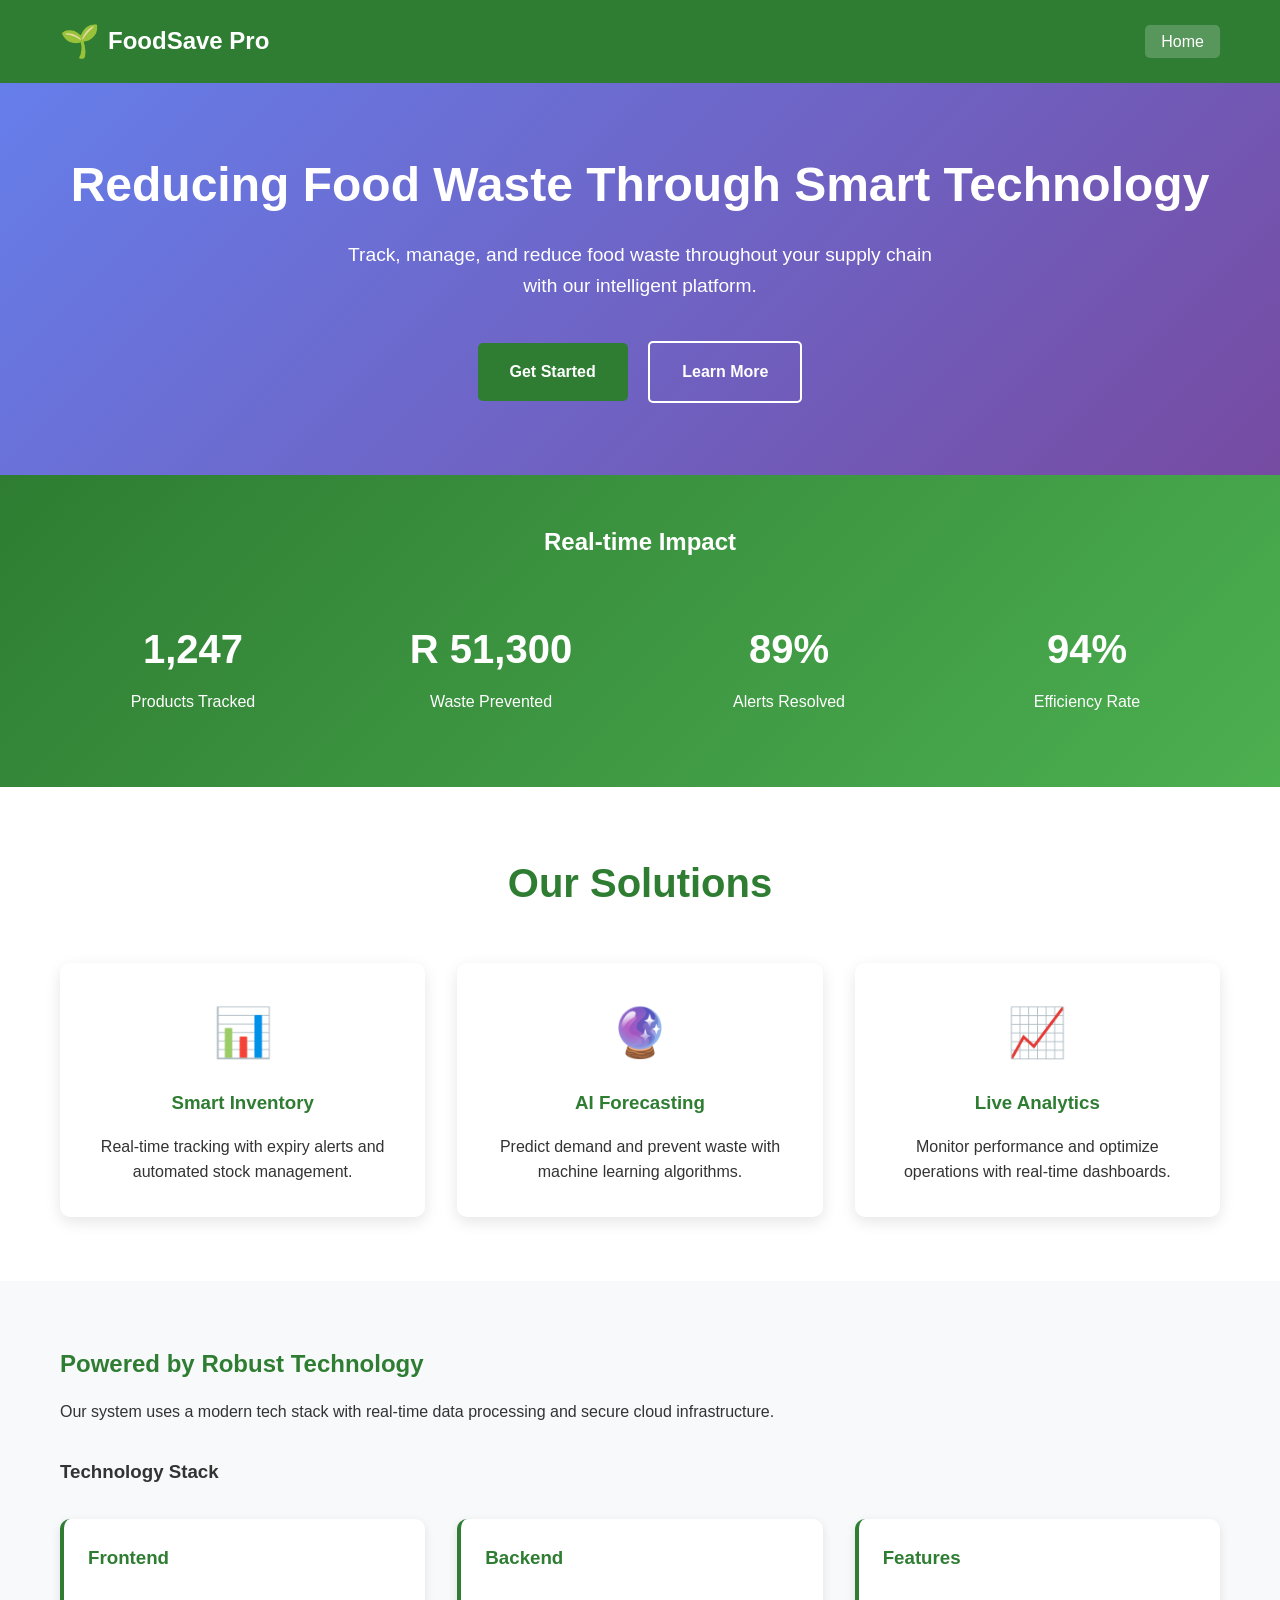
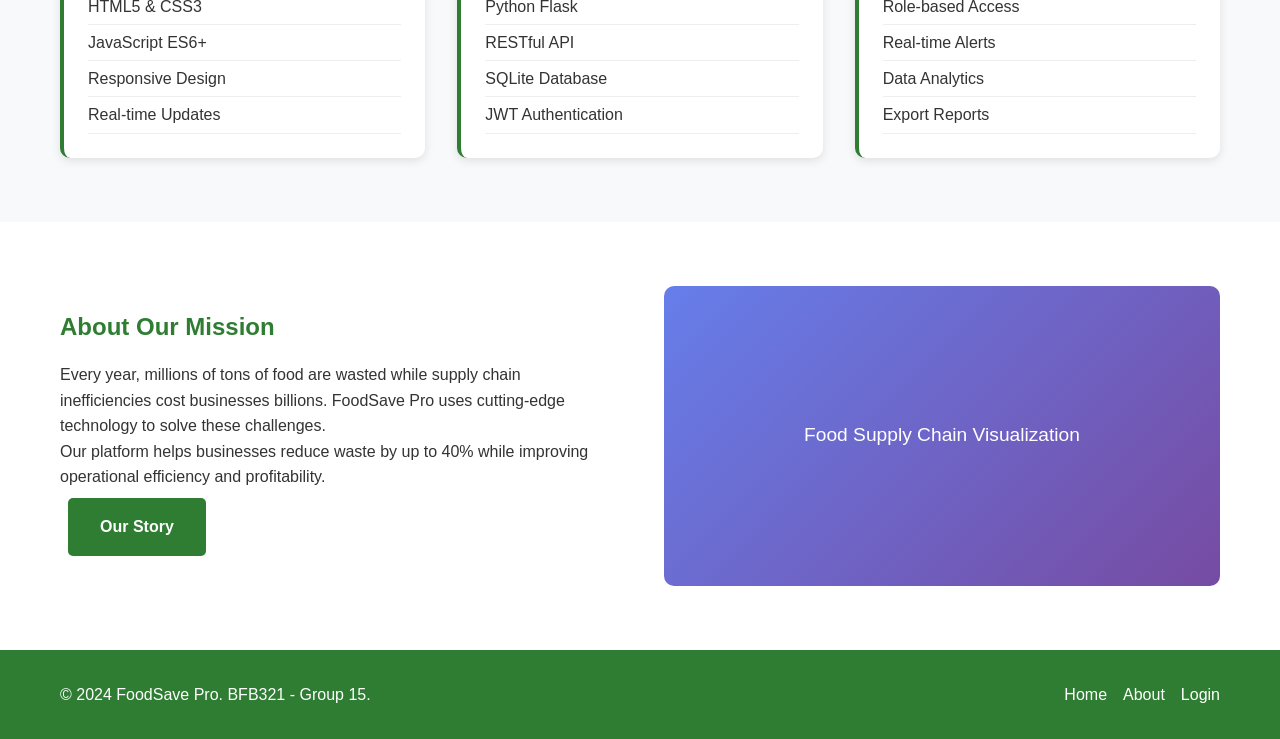
<file: index.html>
<!DOCTYPE html>
<html lang="en">
<head>
    <meta charset="UTF-8">
    <meta name="viewport" content="width=device-width, initial-scale=1.0">
    <title>BFB Food Waste Project - Home</title>
    <style>
        * {
            margin: 0;
            padding: 0;
            box-sizing: border-box;
            font-family: 'Segoe UI', Tahoma, Geneva, Verdana, sans-serif;
        }

        body {
            background: #f8f9fa;
            color: #333;
            line-height: 1.6;
        }

        .container {
            max-width: 1200px;
            margin: 0 auto;
            padding: 0 20px;
        }

        /* Header */
        header {
            background: #2e7d32;
            color: white;
            padding: 1rem 0;
            box-shadow: 0 2px 10px rgba(0,0,0,0.1);
        }

        .header-container {
            display: flex;
            justify-content: space-between;
            align-items: center;
        }

        .logo {
            font-size: 1.5rem;
            font-weight: 700;
            display: flex;
            align-items: center;
            gap: 0.5rem;
        }

        .logo-icon {
            font-size: 2rem;
        }

        nav ul {
            display: flex;
            list-style: none;
            gap: 2rem;
        }

        nav a {
            color: white;
            text-decoration: none;
            font-weight: 500;
            padding: 0.5rem 1rem;
            border-radius: 5px;
            transition: background 0.3s;
        }

        nav a:hover, nav a.active {
            background: rgba(255,255,255,0.2);
        }

        /* Hero Section */
        .hero {
            background: linear-gradient(135deg, #667eea 0%, #764ba2 100%);
            color: white;
            padding: 4rem 0;
            text-align: center;
        }

        .hero h1 {
            font-size: 3rem;
            margin-bottom: 1rem;
        }

        .hero p {
            font-size: 1.2rem;
            margin-bottom: 2rem;
            max-width: 600px;
            margin-left: auto;
            margin-right: auto;
        }

        .btn {
            display: inline-block;
            background: #2e7d32;
            color: white;
            padding: 1rem 2rem;
            text-decoration: none;
            border-radius: 5px;
            font-weight: 600;
            margin: 0.5rem;
            transition: transform 0.3s;
        }

        .btn:hover {
            transform: translateY(-2px);
        }

        .btn-secondary {
            background: transparent;
            border: 2px solid white;
        }

        /* Features Section */
        .features {
            padding: 4rem 0;
            background: white;
        }

        .section-title {
            text-align: center;
            font-size: 2.5rem;
            margin-bottom: 3rem;
            color: #2e7d32;
        }

        .features-grid {
            display: grid;
            grid-template-columns: repeat(auto-fit, minmax(300px, 1fr));
            gap: 2rem;
        }

        .feature-card {
            text-align: center;
            padding: 2rem;
            border-radius: 10px;
            box-shadow: 0 5px 15px rgba(0,0,0,0.1);
            transition: transform 0.3s;
        }

        .feature-card:hover {
            transform: translateY(-5px);
        }

        .feature-icon {
            font-size: 3rem;
            margin-bottom: 1rem;
        }

        .feature-card h3 {
            color: #2e7d32;
            margin-bottom: 1rem;
        }

        /* Database Section */
        .database-section {
            padding: 4rem 0;
            background: #f8f9fa;
        }

        .database-info h2 {
            color: #2e7d32;
            margin-bottom: 1rem;
        }

        .tables-grid {
            display: grid;
            grid-template-columns: repeat(auto-fit, minmax(250px, 1fr));
            gap: 2rem;
            margin-top: 2rem;
        }

        .table-card {
            background: white;
            padding: 1.5rem;
            border-radius: 10px;
            box-shadow: 0 3px 10px rgba(0,0,0,0.1);
            border-left: 4px solid #2e7d32;
        }

        .table-card h3 {
            color: #2e7d32;
            margin-bottom: 1rem;
        }

        .table-card ul {
            list-style: none;
        }

        .table-card li {
            padding: 0.3rem 0;
            border-bottom: 1px solid #eee;
        }

        /* About Preview */
        .about-preview {
            padding: 4rem 0;
            background: white;
        }

        .about-content {
            display: grid;
            grid-template-columns: 1fr 1fr;
            gap: 3rem;
            align-items: center;
        }

        .about-text h2 {
            color: #2e7d32;
            margin-bottom: 1rem;
        }

        .about-image img {
            width: 100%;
            border-radius: 10px;
            box-shadow: 0 5px 15px rgba(0,0,0,0.2);
        }

        /* Footer */
        footer {
            background: #2e7d32;
            color: white;
            padding: 2rem 0;
            text-align: center;
        }

        .footer-content {
            display: flex;
            justify-content: space-between;
            align-items: center;
        }

        .footer-links {
            display: flex;
            gap: 1rem;
        }

        .footer-links a {
            color: white;
            text-decoration: none;
        }

        /* Stats Section */
        .stats-section {
            padding: 3rem 0;
            background: linear-gradient(135deg, #2e7d32, #4caf50);
            color: white;
            text-align: center;
        }

        .stats-grid {
            display: grid;
            grid-template-columns: repeat(auto-fit, minmax(200px, 1fr));
            gap: 2rem;
            margin-top: 2rem;
        }

        .stat-card {
            padding: 1.5rem;
        }

        .stat-number {
            font-size: 2.5rem;
            font-weight: 700;
            margin-bottom: 0.5rem;
        }

        /* Responsive */
        @media (max-width: 768px) {
            .header-container {
                flex-direction: column;
                gap: 1rem;
            }

            nav ul {
                flex-wrap: wrap;
                justify-content: center;
            }

            .hero h1 {
                font-size: 2rem;
            }

            .about-content {
                grid-template-columns: 1fr;
            }

            .footer-content {
                flex-direction: column;
                gap: 1rem;
            }

            .features-grid {
                grid-template-columns: 1fr;
            }
        }
    </style>
</head>
<body>
    <!-- Header -->
    <header>
        <div class="container header-container">
            <div class="logo">
                <span class="logo-icon">🌱</span>
                FoodSave Pro
            </div>
            <nav>
                <ul>
                    <li><a href="index.html" class="active">Home</a></li>
                    
                </ul>
            </nav>
        </div>
    </header>

    <!-- Hero Section -->
    <section class="hero">
        <div class="container">
            <h1>Reducing Food Waste Through Smart Technology</h1>
            <p>Track, manage, and reduce food waste throughout your supply chain with our intelligent platform.</p>
            <a href="login.html" class="btn">Get Started</a>
            <a href="about.html" class="btn btn-secondary">Learn More</a>
        </div>
    </section>

    <!-- Live Stats Section -->
    <section class="stats-section">
        <div class="container">
            <h2>Real-time Impact</h2>
            <div class="stats-grid" id="statsGrid">
                <div class="stat-card">
                    <div class="stat-number" id="totalProducts">1,247</div>
                    <div>Products Tracked</div>
                </div>
                <div class="stat-card">
                    <div class="stat-number" id="wastePrevented">R 51,300</div>
                    <div>Waste Prevented</div>
                </div>
                <div class="stat-card">
                    <div class="stat-number" id="alertsResolved">89%</div>
                    <div>Alerts Resolved</div>
                </div>
                <div class="stat-card">
                    <div class="stat-number" id="efficiencyRate">94%</div>
                    <div>Efficiency Rate</div>
                </div>
            </div>
        </div>
    </section>

    <!-- Features Section -->
    <section class="features">
        <div class="container">
            <h2 class="section-title">Our Solutions</h2>
            <div class="features-grid">
                <div class="feature-card">
                    <div class="feature-icon">📊</div>
                    <h3>Smart Inventory</h3>
                    <p>Real-time tracking with expiry alerts and automated stock management.</p>
                </div>
                <div class="feature-card">
                    <div class="feature-icon">🔮</div>
                    <h3>AI Forecasting</h3>
                    <p>Predict demand and prevent waste with machine learning algorithms.</p>
                </div>
                <div class="feature-card">
                    <div class="feature-icon">📈</div>
                    <h3>Live Analytics</h3>
                    <p>Monitor performance and optimize operations with real-time dashboards.</p>
                </div>
            </div>
        </div>
    </section>

    <!-- Database Section -->
    <section class="database-section">
        <div class="container">
            <div class="database-info">
                <h2>Powered by Robust Technology</h2>
                <p>Our system uses a modern tech stack with real-time data processing and secure cloud infrastructure.</p>
                
                <h3 style="margin-top: 2rem;">Technology Stack</h3>
                
                <div class="tables-grid">
                    <div class="table-card">
                        <h3>Frontend</h3>
                        <ul>
                            <li>HTML5 & CSS3</li>
                            <li>JavaScript ES6+</li>
                            <li>Responsive Design</li>
                            <li>Real-time Updates</li>
                        </ul>
                    </div>
                    <div class="table-card">
                        <h3>Backend</h3>
                        <ul>
                            <li>Python Flask</li>
                            <li>RESTful API</li>
                            <li>SQLite Database</li>
                            <li>JWT Authentication</li>
                        </ul>
                    </div>
                    <div class="table-card">
                        <h3>Features</h3>
                        <ul>
                            <li>Role-based Access</li>
                            <li>Real-time Alerts</li>
                            <li>Data Analytics</li>
                            <li>Export Reports</li>
                        </ul>
                    </div>
                </div>
            </div>
        </div>
    </section>

    <!-- About Preview Section -->
    <section class="about-preview">
        <div class="container">
            <div class="about-content">
                <div class="about-text">
                    <h2>About Our Mission</h2>
                    <p>Every year, millions of tons of food are wasted while supply chain inefficiencies cost businesses billions. FoodSave Pro uses cutting-edge technology to solve these challenges.</p>
                    <p>Our platform helps businesses reduce waste by up to 40% while improving operational efficiency and profitability.</p>
                    <a href="about.html" class="btn">Our Story</a>
                </div>
                <div class="about-image">
                    <div style="background: linear-gradient(135deg, #667eea, #764ba2); height: 300px; border-radius: 10px; display: flex; align-items: center; justify-content: center; color: white; font-size: 1.2rem;">
                        Food Supply Chain Visualization
                    </div>
                </div>
            </div>
        </div>
    </section>

    <!-- Footer -->
    <footer>
        <div class="container footer-content">
            <p>&copy; 2024 FoodSave Pro. BFB321 - Group 15.</p>
            <div class="footer-links">
                <a href="index.html">Home</a>
                <a href="about.html">About</a>
                <a href="login.html">Login</a>
            </div>
        </div>
    </footer>

    <script src="js/api.js"></script>
    <script>
        // Update stats with real data
        async function updateStats() {
            try {
                // Try to get real stats from backend
                const stats = await FoodSaveAPI.getStats();
                
                document.getElementById('totalProducts').textContent = stats.total_products.toLocaleString();
                document.getElementById('wastePrevented').textContent = 'R ' + (stats.total_products * 41.15).toLocaleString();
                document.getElementById('alertsResolved').textContent = '89%';
                document.getElementById('efficiencyRate').textContent = '94%';
                
            } catch (error) {
                console.log('Using default stats - backend not connected');
                // Default values if backend isn't available
                document.getElementById('totalProducts').textContent = '1,247';
                document.getElementById('wastePrevented').textContent = 'R 51,300';
                document.getElementById('alertsResolved').textContent = '89%';
                document.getElementById('efficiencyRate').textContent = '94%';
            }
        }

        // Animate stats on scroll
        function animateStats() {
            const statsSection = document.querySelector('.stats-section');
            const statNumbers = document.querySelectorAll('.stat-number');
            
            const observer = new IntersectionObserver((entries) => {
                entries.forEach(entry => {
                    if (entry.isIntersecting) {
                        statNumbers.forEach(stat => {
                            stat.style.opacity = '1';
                            stat.style.transform = 'translateY(0)';
                        });
                    }
                });
            });

            observer.observe(statsSection);

            // Set initial state for animation
            statNumbers.forEach(stat => {
                stat.style.opacity = '0';
                stat.style.transform = 'translateY(20px)';
                stat.style.transition = 'all 0.6s ease';
            });
        }

        // Initialize when page loads
        document.addEventListener('DOMContentLoaded', function() {
            updateStats();
            animateStats();
            
            // Update stats every 30 seconds
            setInterval(updateStats, 30000);
        });
    </script>
</body>
</html>
</file>
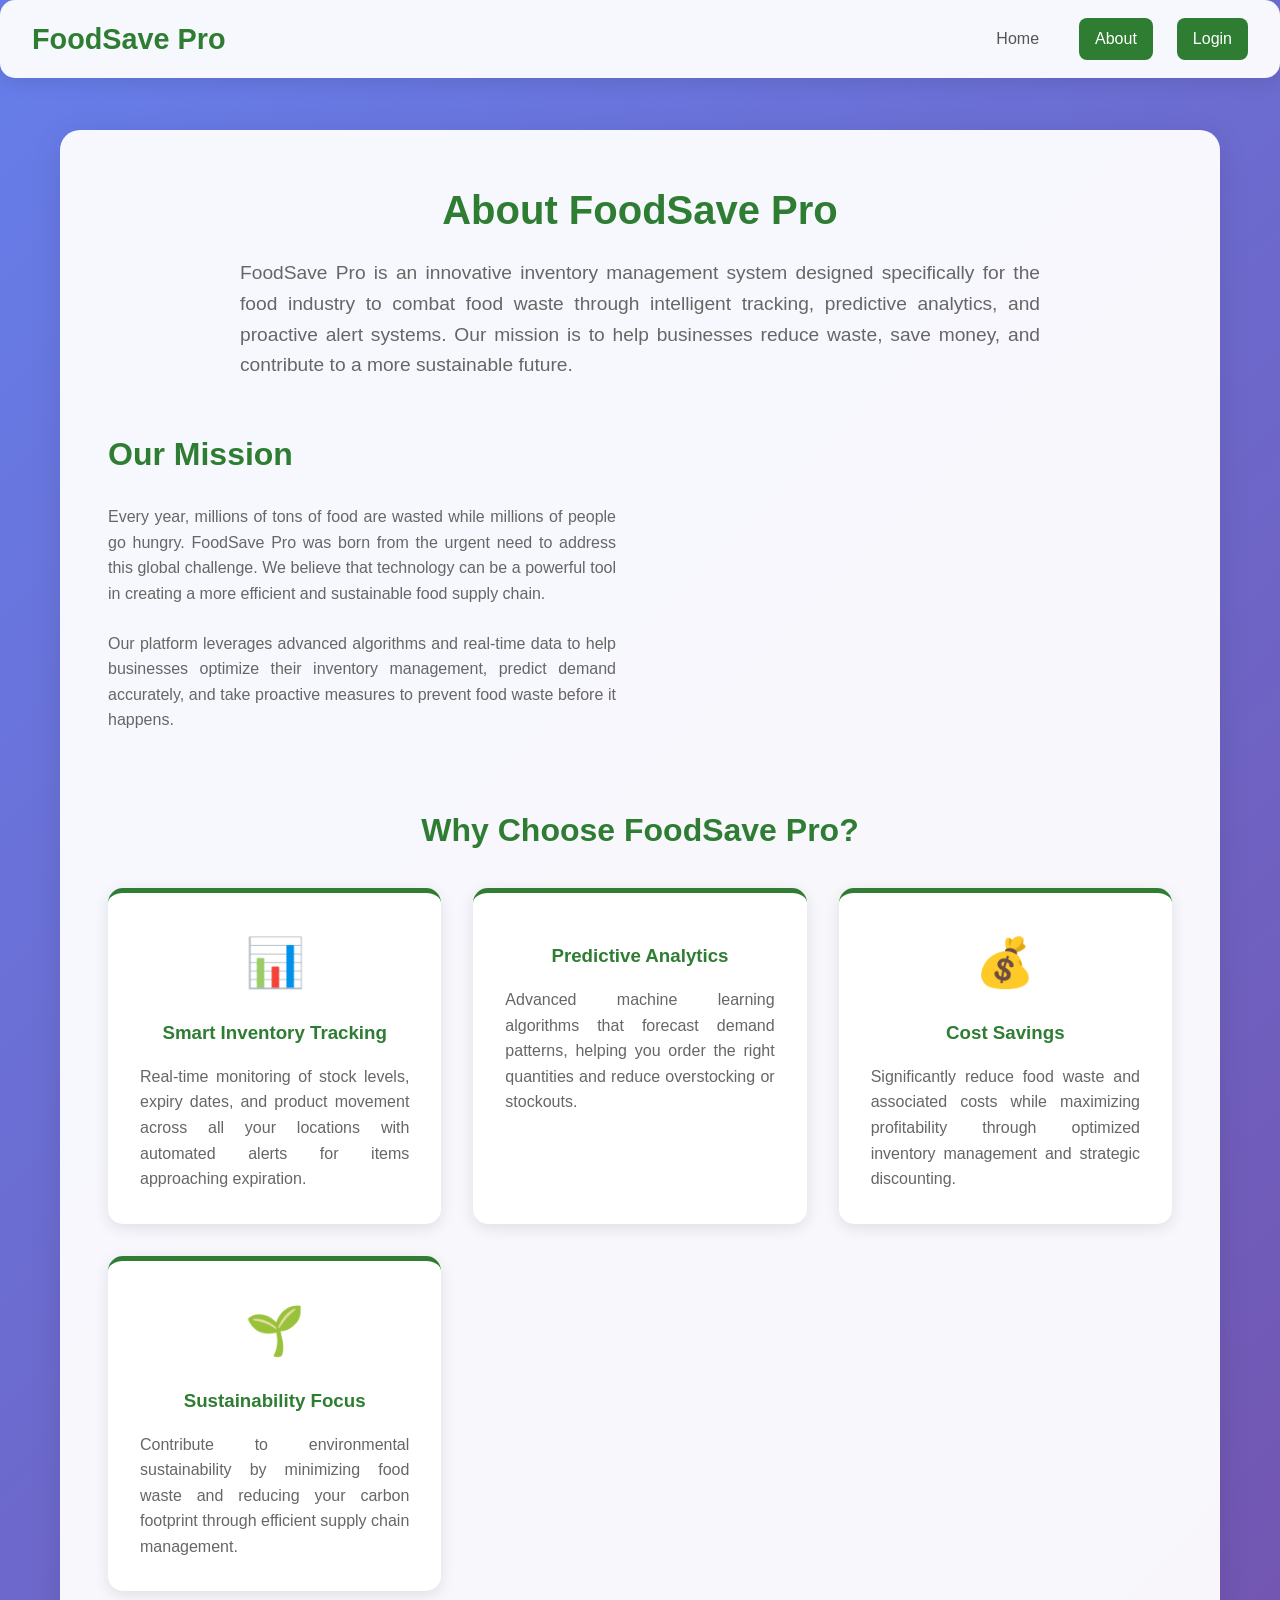
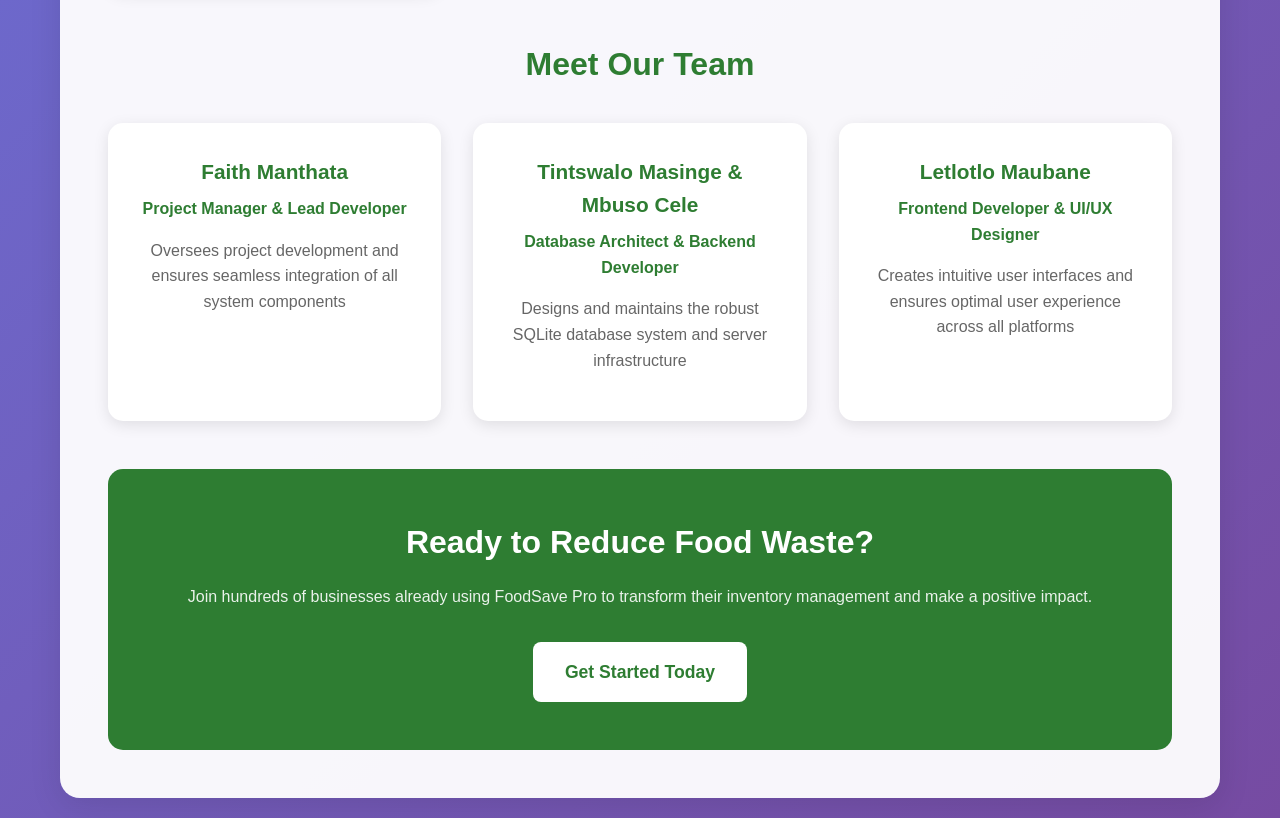
<file: about.html>
<script src="js/api.js"></script>
<!DOCTYPE html>
<html lang="en">
<head>
    <meta charset="UTF-8">
    <meta name="viewport" content="width=device-width, initial-scale=1.0">
    <title>About - FoodSave Pro</title>
    <style>
        * {
            margin: 0;
            padding: 0;
            box-sizing: border-box;
            font-family: 'Segoe UI', Tahoma, Geneva, Verdana, sans-serif;
        }

        body {
            background: linear-gradient(135deg, #667eea 0%, #764ba2 100%);
            min-height: 100vh;
            color: #333;
            line-height: 1.6;
        }

        .container {
            max-width: 1200px;
            margin: 0 auto;
            padding: 20px;
        }

        .navbar {
            background: rgba(255, 255, 255, 0.95);
            padding: 1rem 2rem;
            display: flex;
            justify-content: space-between;
            align-items: center;
            border-radius: 15px;
            margin-bottom: 2rem;
            box-shadow: 0 4px 20px rgba(0,0,0,0.1);
        }

        .nav-brand h2 {
            color: #2e7d32;
            font-size: 1.8rem;
        }

        .nav-links {
            display: flex;
            gap: 1.5rem;
        }

        .nav-links a {
            text-decoration: none;
            color: #555;
            font-weight: 500;
            padding: 0.5rem 1rem;
            border-radius: 8px;
            transition: all 0.3s ease;
        }

        .nav-links a:hover {
            background: #e8f5e9;
            color: #2e7d32;
        }

        .nav-links a.active {
            background: #2e7d32;
            color: white;
        }

        .login-btn {
            background: #2e7d32;
            color: white !important;
        }

        .login-btn:hover {
            background: #1b5e20 !important;
        }

        .about-content {
            background: rgba(255, 255, 255, 0.95);
            padding: 3rem;
            border-radius: 20px;
            box-shadow: 0 8px 32px rgba(0,0,0,0.1);
        }

        .about-header {
            text-align: center;
            margin-bottom: 3rem;
        }

        .about-header h1 {
            color: #2e7d32;
            font-size: 2.5rem;
            margin-bottom: 1rem;
        }

        .about-header p {
            color: #666;
            font-size: 1.2rem;
            max-width: 800px;
            margin: 0 auto;
            text-align: justify;
        }

        .mission-section {
            display: grid;
            grid-template-columns: 1fr 1fr;
            gap: 3rem;
            margin-bottom: 3rem;
            align-items: center;
        }

        .mission-text h2 {
            color: #2e7d32;
            margin-bottom: 1.5rem;
            font-size: 2rem;
        }

        .mission-text p {
            color: #666;
            margin-bottom: 1.5rem;
            text-align: justify;
        }

        .mission-image {
            text-align: center;
        }

        .mission-image img {
            width: 100%;
            height: 300px;
            object-fit: cover;
            border-radius: 15px;
            box-shadow: 0 8px 25px rgba(0,0,0,0.1);
        }

        .features-grid {
            display: grid;
            grid-template-columns: repeat(auto-fit, minmax(300px, 1fr));
            gap: 2rem;
            margin-bottom: 3rem;
        }

        .feature-card {
            background: white;
            padding: 2rem;
            border-radius: 15px;
            text-align: center;
            box-shadow: 0 4px 15px rgba(0,0,0,0.1);
            transition: transform 0.3s ease;
            border-top: 5px solid #2e7d32;
        }

        .feature-card:hover {
            transform: translateY(-5px);
        }

        .feature-icon {
            font-size: 3rem;
            margin-bottom: 1rem;
            color: #2e7d32;
        }

        .feature-card h3 {
            color: #2e7d32;
            margin-bottom: 1rem;
        }

        .feature-card p {
            color: #666;
            text-align: justify;
        }

        .team-section {
            text-align: center;
            margin-bottom: 3rem;
        }

        .team-section h2 {
            color: #2e7d32;
            margin-bottom: 2rem;
            font-size: 2rem;
        }

        .team-grid {
            display: grid;
            grid-template-columns: repeat(auto-fit, minmax(250px, 1fr));
            gap: 2rem;
        }

        .team-member {
            background: white;
            padding: 2rem;
            border-radius: 15px;
            box-shadow: 0 4px 15px rgba(0,0,0,0.1);
            transition: transform 0.3s ease;
        }

        .team-member:hover {
            transform: translateY(-5px);
        }

        .team-member h4 {
            color: #2e7d32;
            margin-bottom: 0.5rem;
            font-size: 1.3rem;
        }

        .team-member p {
            color: #666;
            margin-bottom: 1rem;
        }

        .member-role {
            font-weight: 600;
            color: #2e7d32 !important;
        }

        .contact-section {
            background: #2e7d32;
            color: white;
            padding: 3rem;
            border-radius: 15px;
            text-align: center;
        }

        .contact-section h2 {
            margin-bottom: 1rem;
            font-size: 2rem;
        }

        .contact-section p {
            margin-bottom: 2rem;
            opacity: 0.9;
        }

        .btn-primary {
            background: white;
            color: #2e7d32;
            padding: 1rem 2rem;
            border: none;
            border-radius: 8px;
            font-size: 1.1rem;
            font-weight: 600;
            cursor: pointer;
            transition: all 0.3s ease;
            text-decoration: none;
            display: inline-block;
        }

        .btn-primary:hover {
            background: #e8f5e9;
            transform: translateY(-2px);
        }

        @media (max-width: 768px) {
            .navbar {
                flex-direction: column;
                gap: 1rem;
            }
            
            .nav-links {
                flex-wrap: wrap;
                justify-content: center;
            }
            
            .mission-section {
                grid-template-columns: 1fr;
            }
            
            .about-content {
                padding: 2rem;
            }
        }
    </style>
</head>
<body>
    <nav class="navbar">
        <div class="nav-brand">
            <h2>FoodSave Pro</h2>
        </div>
        <div class="nav-links">
            <a href="index.html">Home</a>
            <a href="about.html" class="active">About</a>
            <a href="login.html" class="login-btn">Login</a>
        </div>
    </nav>

    <div class="container">
        <div class="about-content">
            <!-- Header Section -->
            <div class="about-header">
                <h1>About FoodSave Pro</h1>
                <p>FoodSave Pro is an innovative inventory management system designed specifically for the food industry to combat food waste through intelligent tracking, predictive analytics, and proactive alert systems. Our mission is to help businesses reduce waste, save money, and contribute to a more sustainable future.</p>
            </div>

            <!-- Mission Section -->
            <div class="mission-section">
                <div class="mission-text">
                    <h2>Our Mission</h2>
                    <p>Every year, millions of tons of food are wasted while millions of people go hungry. FoodSave Pro was born from the urgent need to address this global challenge. We believe that technology can be a powerful tool in creating a more efficient and sustainable food supply chain.</p>
                    <p>Our platform leverages advanced algorithms and real-time data to help businesses optimize their inventory management, predict demand accurately, and take proactive measures to prevent food waste before it happens.</p>
                </div>
                
            </div>

            <!-- Features Section -->
            <div class="features-section">
                <h2 style="text-align: center; color: #2e7d32; margin-bottom: 2rem; font-size: 2rem;">Why Choose FoodSave Pro?</h2>
                <div class="features-grid">
                    <div class="feature-card">
                        <div class="feature-icon">📊</div>
                        <h3>Smart Inventory Tracking</h3>
                        <p>Real-time monitoring of stock levels, expiry dates, and product movement across all your locations with automated alerts for items approaching expiration.</p>
                    </div>
                    <div class="feature-card">
                        <div class="feature-icon"></div>
                        <h3>Predictive Analytics</h3>
                        <p>Advanced machine learning algorithms that forecast demand patterns, helping you order the right quantities and reduce overstocking or stockouts.</p>
                    </div>
                    <div class="feature-card">
                        <div class="feature-icon">💰</div>
                        <h3>Cost Savings</h3>
                        <p>Significantly reduce food waste and associated costs while maximizing profitability through optimized inventory management and strategic discounting.</p>
                    </div>
                    <div class="feature-card">
                        <div class="feature-icon">🌱</div>
                        <h3>Sustainability Focus</h3>
                        <p>Contribute to environmental sustainability by minimizing food waste and reducing your carbon footprint through efficient supply chain management.</p>
                    </div>
                </div>
            </div>

            <!-- Team Section -->
            <div class="team-section">
                <h2>Meet Our Team</h2>
                <div class="team-grid">
                    <div class="team-member">
                        <h4>Faith Manthata</h4>
                        <p class="member-role">Project Manager & Lead Developer</p>
                        <p>Oversees project development and ensures seamless integration of all system components</p>
                    </div>
                    <div class="team-member">
                        <h4>Tintswalo Masinge & Mbuso Cele</h4>
                        <p class="member-role">Database Architect & Backend Developer</p>
                        <p>Designs and maintains the robust SQLite database system and server infrastructure</p>
                    </div>
                    <div class="team-member">
                        <h4>Letlotlo Maubane</h4>
                        <p class="member-role">Frontend Developer & UI/UX Designer</p>
                        <p>Creates intuitive user interfaces and ensures optimal user experience across all platforms</p>
                    </div>
                </div>
            </div>

            <!-- Contact Section -->
            <div class="contact-section">
                <h2>Ready to Reduce Food Waste?</h2>
                <p>Join hundreds of businesses already using FoodSave Pro to transform their inventory management and make a positive impact.</p>
                <a href="login.html" class="btn-primary">Get Started Today</a>
            </div>
        </div>
    </div>

    <script>
        // Simple animation for feature cards
        document.addEventListener('DOMContentLoaded', function() {
            const featureCards = document.querySelectorAll('.feature-card');
            const teamMembers = document.querySelectorAll('.team-member');
            
            featureCards.forEach((card, index) => {
                card.style.opacity = '0';
                card.style.transform = 'translateY(20px)';
                
                setTimeout(() => {
                    card.style.transition = 'all 0.6s ease';
                    card.style.opacity = '1';
                    card.style.transform = 'translateY(0)';
                }, index * 200);
            });

            teamMembers.forEach((member, index) => {
                member.style.opacity = '0';
                member.style.transform = 'translateY(20px)';
                
                setTimeout(() => {
                    member.style.transition = 'all 0.6s ease';
                    member.style.opacity = '1';
                    member.style.transform = 'translateY(0)';
                }, (index * 200) + 600);
            });
        });
    </script>
</body>
</html>
</file>
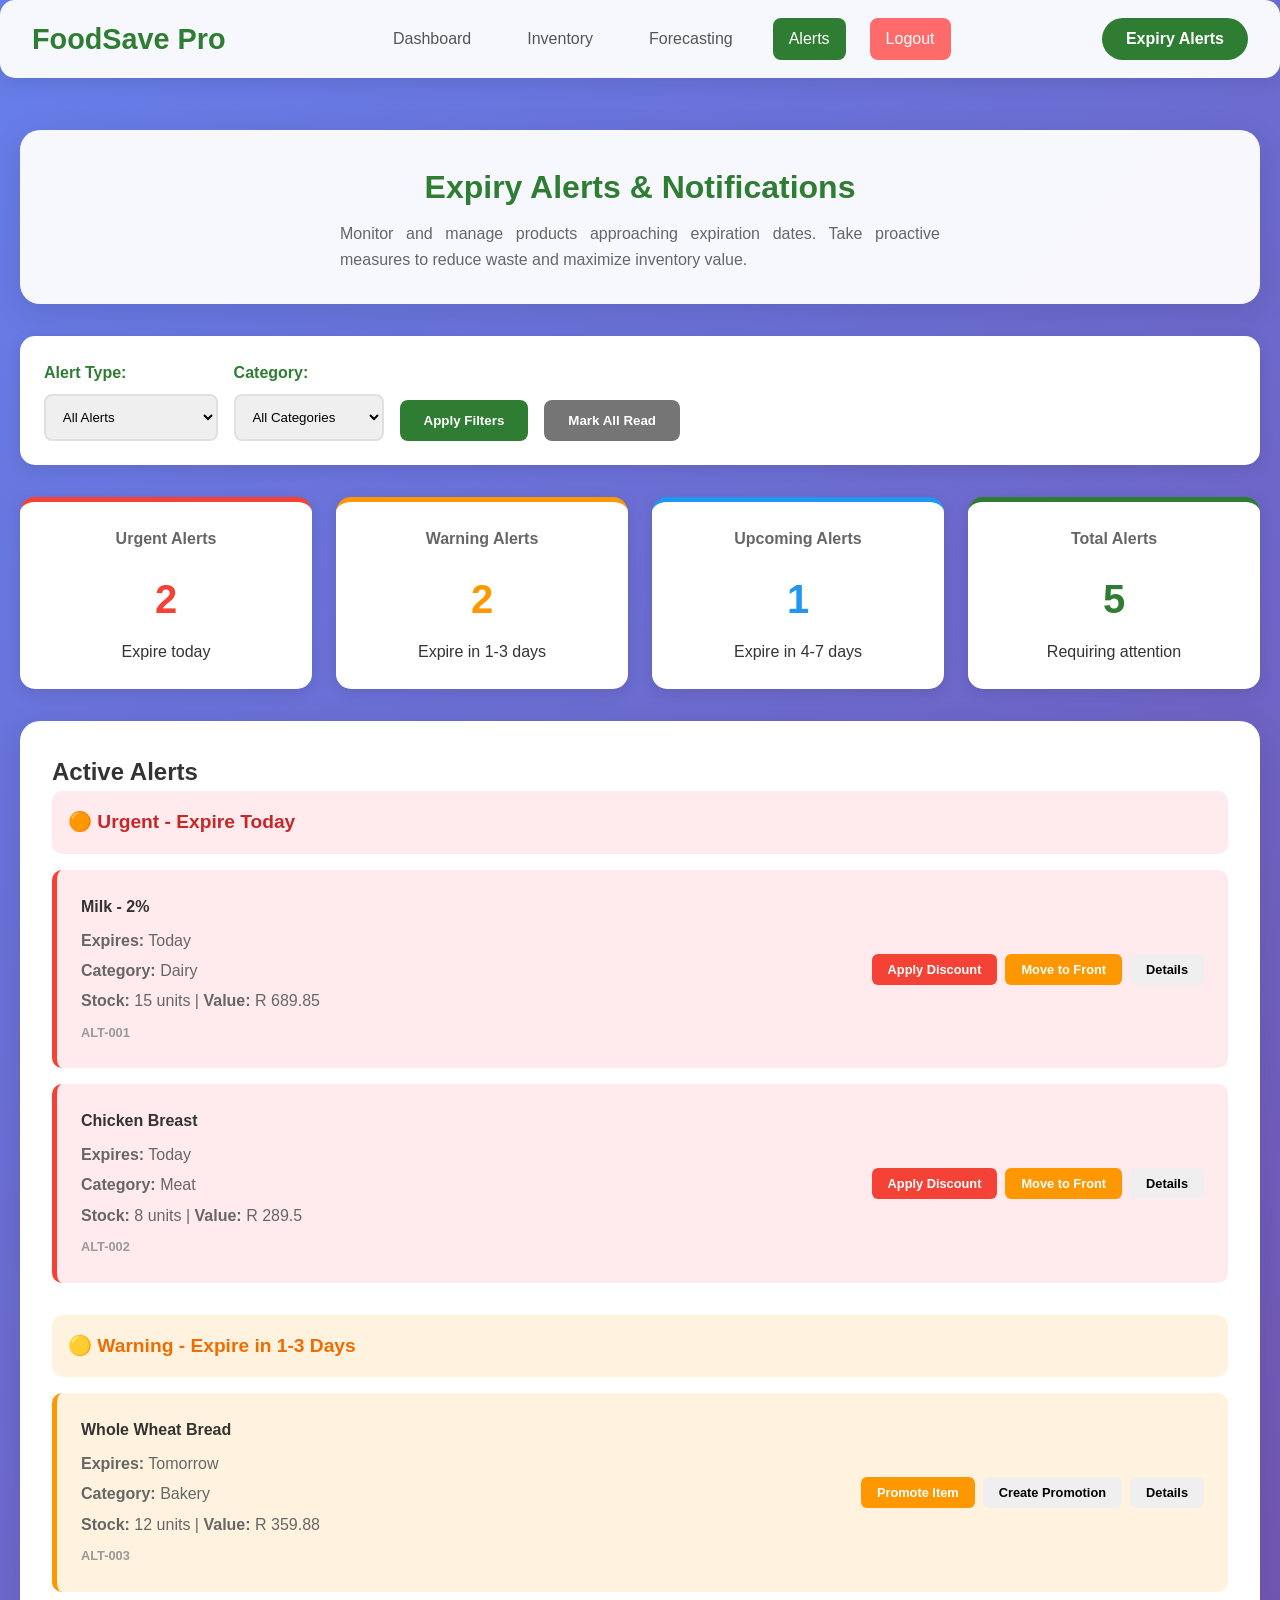
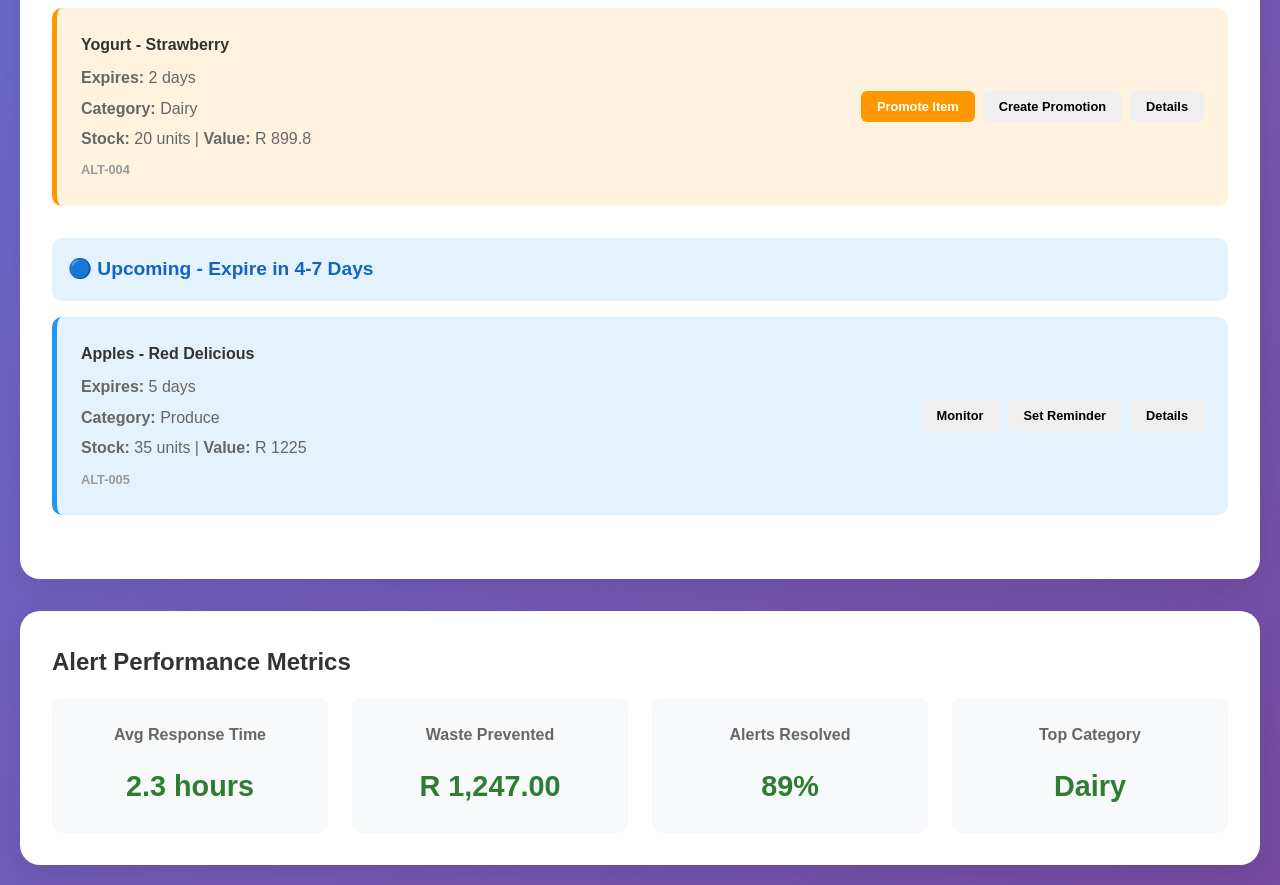
<file: alerts.html>
<!DOCTYPE html>
<html lang="en">
<head>
    <meta charset="UTF-8">
    <meta name="viewport" content="width=device-width, initial-scale=1.0">
    <title>Expiry Alerts - FoodSave Pro</title>
    <style>
        * {
            margin: 0;
            padding: 0;
            box-sizing: border-box;
            font-family: 'Segoe UI', Tahoma, Geneva, Verdana, sans-serif;
        }

        body {
            background: linear-gradient(135deg, #667eea 0%, #764ba2 100%);
            min-height: 100vh;
            color: #333;
            line-height: 1.6;
        }

        .container {
            max-width: 1400px;
            margin: 0 auto;
            padding: 20px;
        }

        .navbar {
            background: rgba(255, 255, 255, 0.95);
            padding: 1rem 2rem;
            display: flex;
            justify-content: space-between;
            align-items: center;
            border-radius: 15px;
            margin-bottom: 2rem;
            box-shadow: 0 4px 20px rgba(0,0,0,0.1);
        }

        .nav-brand h2 {
            color: #2e7d32;
            font-size: 1.8rem;
        }

        .nav-links {
            display: flex;
            gap: 1.5rem;
        }

        .nav-links a {
            text-decoration: none;
            color: #555;
            font-weight: 500;
            padding: 0.5rem 1rem;
            border-radius: 8px;
            transition: all 0.3s ease;
        }

        .nav-links a:hover {
            background: #e8f5e9;
            color: #2e7d32;
        }

        .nav-links a.active {
            background: #2e7d32;
            color: white;
        }

        .logout {
            background: #ff6b6b;
            color: white !important;
        }

        .user-info {
            background: #2e7d32;
            color: white;
            padding: 0.5rem 1.5rem;
            border-radius: 25px;
            font-weight: 600;
        }

        .dashboard-header {
            text-align: center;
            margin-bottom: 2rem;
            background: rgba(255, 255, 255, 0.95);
            padding: 2rem;
            border-radius: 20px;
            box-shadow: 0 8px 32px rgba(0,0,0,0.1);
        }

        .dashboard-header h1 {
            color: #2e7d32;
            margin-bottom: 0.5rem;
        }

        .dashboard-header p {
            color: #666;
            max-width: 600px;
            margin: 0 auto;
            text-align: justify;
        }

        .alert-filters {
            background: white;
            padding: 1.5rem;
            border-radius: 15px;
            margin-bottom: 2rem;
            display: flex;
            gap: 1rem;
            align-items: end;
            flex-wrap: wrap;
            box-shadow: 0 4px 15px rgba(0,0,0,0.1);
        }

        .filter-group {
            display: flex;
            flex-direction: column;
            gap: 0.5rem;
        }

        .filter-group label {
            font-weight: 600;
            color: #2e7d32;
        }

        .filter-group select {
            padding: 0.8rem;
            border: 2px solid #e0e0e0;
            border-radius: 8px;
            min-width: 150px;
        }

        .btn-primary, .btn-secondary {
            padding: 0.8rem 1.5rem;
            border: none;
            border-radius: 8px;
            font-weight: 600;
            cursor: pointer;
            transition: all 0.3s ease;
        }

        .btn-primary {
            background: #2e7d32;
            color: white;
        }

        .btn-primary:hover {
            background: #1b5e20;
        }

        .btn-secondary {
            background: #757575;
            color: white;
        }

        .alerts-summary {
            display: grid;
            grid-template-columns: repeat(auto-fit, minmax(200px, 1fr));
            gap: 1.5rem;
            margin-bottom: 2rem;
        }

        .summary-card {
            background: white;
            padding: 1.5rem;
            border-radius: 15px;
            text-align: center;
            box-shadow: 0 4px 15px rgba(0,0,0,0.1);
            border-top: 5px solid;
        }

        .summary-card.urgent { border-color: #f44336; }
        .summary-card.warning { border-color: #ff9800; }
        .summary-card.upcoming { border-color: #2196f3; }
        .summary-card.total { border-color: #2e7d32; }

        .summary-card h3 {
            color: #666;
            margin-bottom: 1rem;
            font-size: 1rem;
        }

        .count {
            font-size: 2.5rem;
            font-weight: 700;
            margin-bottom: 0.5rem;
        }

        .summary-card.urgent .count { color: #f44336; }
        .summary-card.warning .count { color: #ff9800; }
        .summary-card.upcoming .count { color: #2196f3; }
        .summary-card.total .count { color: #2e7d32; }

        .alerts-container {
            background: white;
            padding: 2rem;
            border-radius: 20px;
            margin-bottom: 2rem;
            box-shadow: 0 8px 32px rgba(0,0,0,0.1);
        }

        .alert-section {
            margin-bottom: 2rem;
        }

        .section-title {
            padding: 1rem;
            border-radius: 10px;
            margin-bottom: 1rem;
            font-size: 1.2rem;
        }

        .section-title.urgent { background: #ffebee; color: #c62828; }
        .section-title.warning { background: #fff3e0; color: #ef6c00; }
        .section-title.upcoming { background: #e3f2fd; color: #1565c0; }

        .alert-list {
            display: flex;
            flex-direction: column;
            gap: 1rem;
        }

        .alert-item {
            display: flex;
            justify-content: space-between;
            align-items: center;
            padding: 1.5rem;
            border-radius: 10px;
            border-left: 5px solid;
        }

        .alert-item.urgent { border-color: #f44336; background: #ffebee; }
        .alert-item.warning { border-color: #ff9800; background: #fff3e0; }
        .alert-item.upcoming { border-color: #2196f3; background: #e3f2fd; }

        .alert-content h4 {
            color: #333;
            margin-bottom: 0.5rem;
        }

        .alert-content p {
            color: #666;
            margin-bottom: 0.3rem;
        }

        .alert-id {
            font-size: 0.8rem;
            color: #999;
            font-weight: 600;
        }

        .alert-actions {
            display: flex;
            gap: 0.5rem;
        }

        .btn-small {
            padding: 0.5rem 1rem;
            border: none;
            border-radius: 6px;
            font-size: 0.8rem;
            font-weight: 600;
            cursor: pointer;
            transition: all 0.3s ease;
        }

        .btn-small.danger { background: #f44336; color: white; }
        .btn-small.warning { background: #ff9800; color: white; }
        .btn-small:hover { transform: translateY(-2px); }

        .alert-stats {
            background: white;
            padding: 2rem;
            border-radius: 20px;
            box-shadow: 0 8px 32px rgba(0,0,0,0.1);
        }

        .stats-grid {
            display: grid;
            grid-template-columns: repeat(auto-fit, minmax(200px, 1fr));
            gap: 1.5rem;
            margin-top: 1rem;
        }

        .stat-item {
            text-align: center;
            padding: 1.5rem;
            background: #f8f9fa;
            border-radius: 10px;
        }

        .stat-item h4 {
            color: #666;
            margin-bottom: 1rem;
        }

        .stat-value {
            font-size: 1.8rem;
            font-weight: 700;
            color: #2e7d32;
        }

        .currency::before {
            content: "R ";
        }

        @media (max-width: 768px) {
            .navbar {
                flex-direction: column;
                gap: 1rem;
            }
            .nav-links {
                flex-wrap: wrap;
                justify-content: center;
            }
            .alert-filters {
                flex-direction: column;
                align-items: stretch;
            }
            .alert-item {
                flex-direction: column;
                gap: 1rem;
                text-align: center;
            }
            .alert-actions {
                justify-content: center;
            }
        }
    </style>
</head>
<body>
    <nav class="navbar">
        <div class="nav-brand">
            <h2>FoodSave Pro</h2>
        </div>
        <div class="nav-links">
            <a href="index.html">Dashboard</a>
            <a href="inventory.html">Inventory</a>
            <a href="forecasting.html">Forecasting</a>
            <a href="alerts.html" class="active">Alerts</a>
            <a href="login.html" class="logout">Logout</a>
        </div>
        <div class="user-info">
            <span>Expiry Alerts</span>
        </div>
    </nav>

    <div class="container">
        <header class="dashboard-header">
            <h1>Expiry Alerts & Notifications</h1>
            <p>Monitor and manage products approaching expiration dates. Take proactive measures to reduce waste and maximize inventory value.</p>
        </header>

        <div class="alert-filters">
            <div class="filter-group">
                <label>Alert Type:</label>
                <select id="alertType">
                    <option value="all">All Alerts</option>
                    <option value="urgent">Urgent (Today)</option>
                    <option value="warning">Warning (1-3 days)</option>
                    <option value="upcoming">Upcoming (4-7 days)</option>
                </select>
            </div>
            <div class="filter-group">
                <label>Category:</label>
                <select id="alertCategory">
                    <option value="all">All Categories</option>
                    <option value="dairy">Dairy</option>
                    <option value="produce">Produce</option>
                    <option value="meat">Meat</option>
                    <option value="bakery">Bakery</option>
                </select>
            </div>
            <button class="btn-primary" onclick="loadAlerts()">Apply Filters</button>
            <button class="btn-secondary" onclick="markAllRead()">Mark All Read</button>
        </div>

        <div class="alerts-summary" id="alertsSummary">
            <!-- Summary will be loaded dynamically -->
        </div>

        <div class="alerts-container">
            <h2>Active Alerts</h2>
            <div id="alertsContainer">
                <!-- Alerts will be loaded dynamically -->
            </div>
        </div>

        <div class="alert-stats">
            <h2>Alert Performance Metrics</h2>
            <div class="stats-grid" id="statsGrid">
                <!-- Stats will be loaded dynamically -->
            </div>
        </div>
    </div>

    <script src="js/api.js"></script>
    <script>
        // Alert data structure
        const alertData = {
            urgent: [
                { id: 'ALT-001', name: 'Milk - 2%', category: 'Dairy', expiry: 'Today', stock: 15, value: 689.85 },
                { id: 'ALT-002', name: 'Chicken Breast', category: 'Meat', expiry: 'Today', stock: 8, value: 289.50 }
            ],
            warning: [
                { id: 'ALT-003', name: 'Whole Wheat Bread', category: 'Bakery', expiry: 'Tomorrow', stock: 12, value: 359.88 },
                { id: 'ALT-004', name: 'Yogurt - Strawberry', category: 'Dairy', expiry: '2 days', stock: 20, value: 899.80 }
            ],
            upcoming: [
                { id: 'ALT-005', name: 'Apples - Red Delicious', category: 'Produce', expiry: '5 days', stock: 35, value: 1225.00 }
            ]
        };

        function loadAlerts() {
            const type = document.getElementById('alertType').value;
            const category = document.getElementById('alertCategory').value;
            
            updateAlertsSummary();
            displayAlerts(type, category);
            updateStats();
        }

        function updateAlertsSummary() {
            const summary = document.getElementById('alertsSummary');
            summary.innerHTML = `
                <div class="summary-card urgent">
                    <h3>Urgent Alerts</h3>
                    <div class="count">${alertData.urgent.length}</div>
                    <p>Expire today</p>
                </div>
                <div class="summary-card warning">
                    <h3>Warning Alerts</h3>
                    <div class="count">${alertData.warning.length}</div>
                    <p>Expire in 1-3 days</p>
                </div>
                <div class="summary-card upcoming">
                    <h3>Upcoming Alerts</h3>
                    <div class="count">${alertData.upcoming.length}</div>
                    <p>Expire in 4-7 days</p>
                </div>
                <div class="summary-card total">
                    <h3>Total Alerts</h3>
                    <div class="count">${alertData.urgent.length + alertData.warning.length + alertData.upcoming.length}</div>
                    <p>Requiring attention</p>
                </div>
            `;
        }

        function displayAlerts(type, category) {
            const container = document.getElementById('alertsContainer');
            container.innerHTML = '';

            const alertTypes = type === 'all' ? ['urgent', 'warning', 'upcoming'] : [type];
            
            alertTypes.forEach(alertType => {
                const alerts = alertData[alertType].filter(alert => 
                    category === 'all' || alert.category.toLowerCase() === category
                );

                if (alerts.length > 0) {
                    const section = document.createElement('div');
                    section.className = 'alert-section';
                    
                    const title = getAlertTitle(alertType);
                    section.innerHTML = `<h3 class="section-title ${alertType}">${title}</h3>`;
                    
                    const alertList = document.createElement('div');
                    alertList.className = 'alert-list';
                    
                    alerts.forEach(alert => {
                        alertList.appendChild(createAlertItem(alert, alertType));
                    });
                    
                    section.appendChild(alertList);
                    container.appendChild(section);
                }
            });
        }

        function getAlertTitle(type) {
            const titles = {
                urgent: '🟠 Urgent - Expire Today',
                warning: '🟡 Warning - Expire in 1-3 Days',
                upcoming: '🔵 Upcoming - Expire in 4-7 Days'
            };
            return titles[type];
        }

        function createAlertItem(alert, type) {
            const item = document.createElement('div');
            item.className = `alert-item ${type}`;
            
            const actions = type === 'urgent' 
                ? `<button class="btn-small danger" onclick="applyDiscount('${alert.id}')">Apply Discount</button>
                   <button class="btn-small warning" onclick="moveToFront('${alert.id}')">Move to Front</button>`
                : type === 'warning'
                ? `<button class="btn-small warning" onclick="promoteItem('${alert.id}')">Promote Item</button>
                   <button class="btn-small" onclick="createPromotion('${alert.id}')">Create Promotion</button>`
                : `<button class="btn-small" onclick="monitorItem('${alert.id}')">Monitor</button>
                   <button class="btn-small" onclick="setReminder('${alert.id}')">Set Reminder</button>`;

            item.innerHTML = `
                <div class="alert-content">
                    <h4>${alert.name}</h4>
                    <p><strong>Expires:</strong> ${alert.expiry}</p>
                    <p><strong>Category:</strong> ${alert.category}</p>
                    <p><strong>Stock:</strong> ${alert.stock} units | <strong>Value:</strong> <span class="currency">${alert.value}</span></p>
                    <span class="alert-id">${alert.id}</span>
                </div>
                <div class="alert-actions">
                    ${actions}
                    <button class="btn-small" onclick="showDetails('${alert.id}')">Details</button>
                </div>
            `;
            
            return item;
        }

        function updateStats() {
            const stats = document.getElementById('statsGrid');
            stats.innerHTML = `
                <div class="stat-item">
                    <h4>Avg Response Time</h4>
                    <div class="stat-value">2.3 hours</div>
                </div>
                <div class="stat-item">
                    <h4>Waste Prevented</h4>
                    <div class="stat-value"><span class="currency">1,247.00</span></div>
                </div>
                <div class="stat-item">
                    <h4>Alerts Resolved</h4>
                    <div class="stat-value">89%</div>
                </div>
                <div class="stat-item">
                    <h4>Top Category</h4>
                    <div class="stat-value">Dairy</div>
                </div>
            `;
        }

        // Alert action functions
        function applyDiscount(alertId) {
            alert(`Applying 50% discount to ${alertId}`);
        }

        function moveToFront(alertId) {
            alert(`Moving ${alertId} to front display`);
        }

        function promoteItem(alertId) {
            alert(`Creating promotion for ${alertId}`);
        }

        function createPromotion(alertId) {
            alert(`Setting up promotion campaign for ${alertId}`);
        }

        function monitorItem(alertId) {
            alert(`Monitoring ${alertId} closely`);
        }

        function setReminder(alertId) {
            alert(`Setting reminder for ${alertId}`);
        }

        function showDetails(alertId) {
            alert(`Showing details for ${alertId}`);
        }

        function markAllRead() {
            if (confirm('Mark all alerts as read?')) {
                alert('All alerts marked as read!');
                // In a real app, this would update the backend
            }
        }

        // Load alerts on page load
        document.addEventListener('DOMContentLoaded', function() {
            loadAlerts();
        });
    </script>
</body>
</html>
</file>
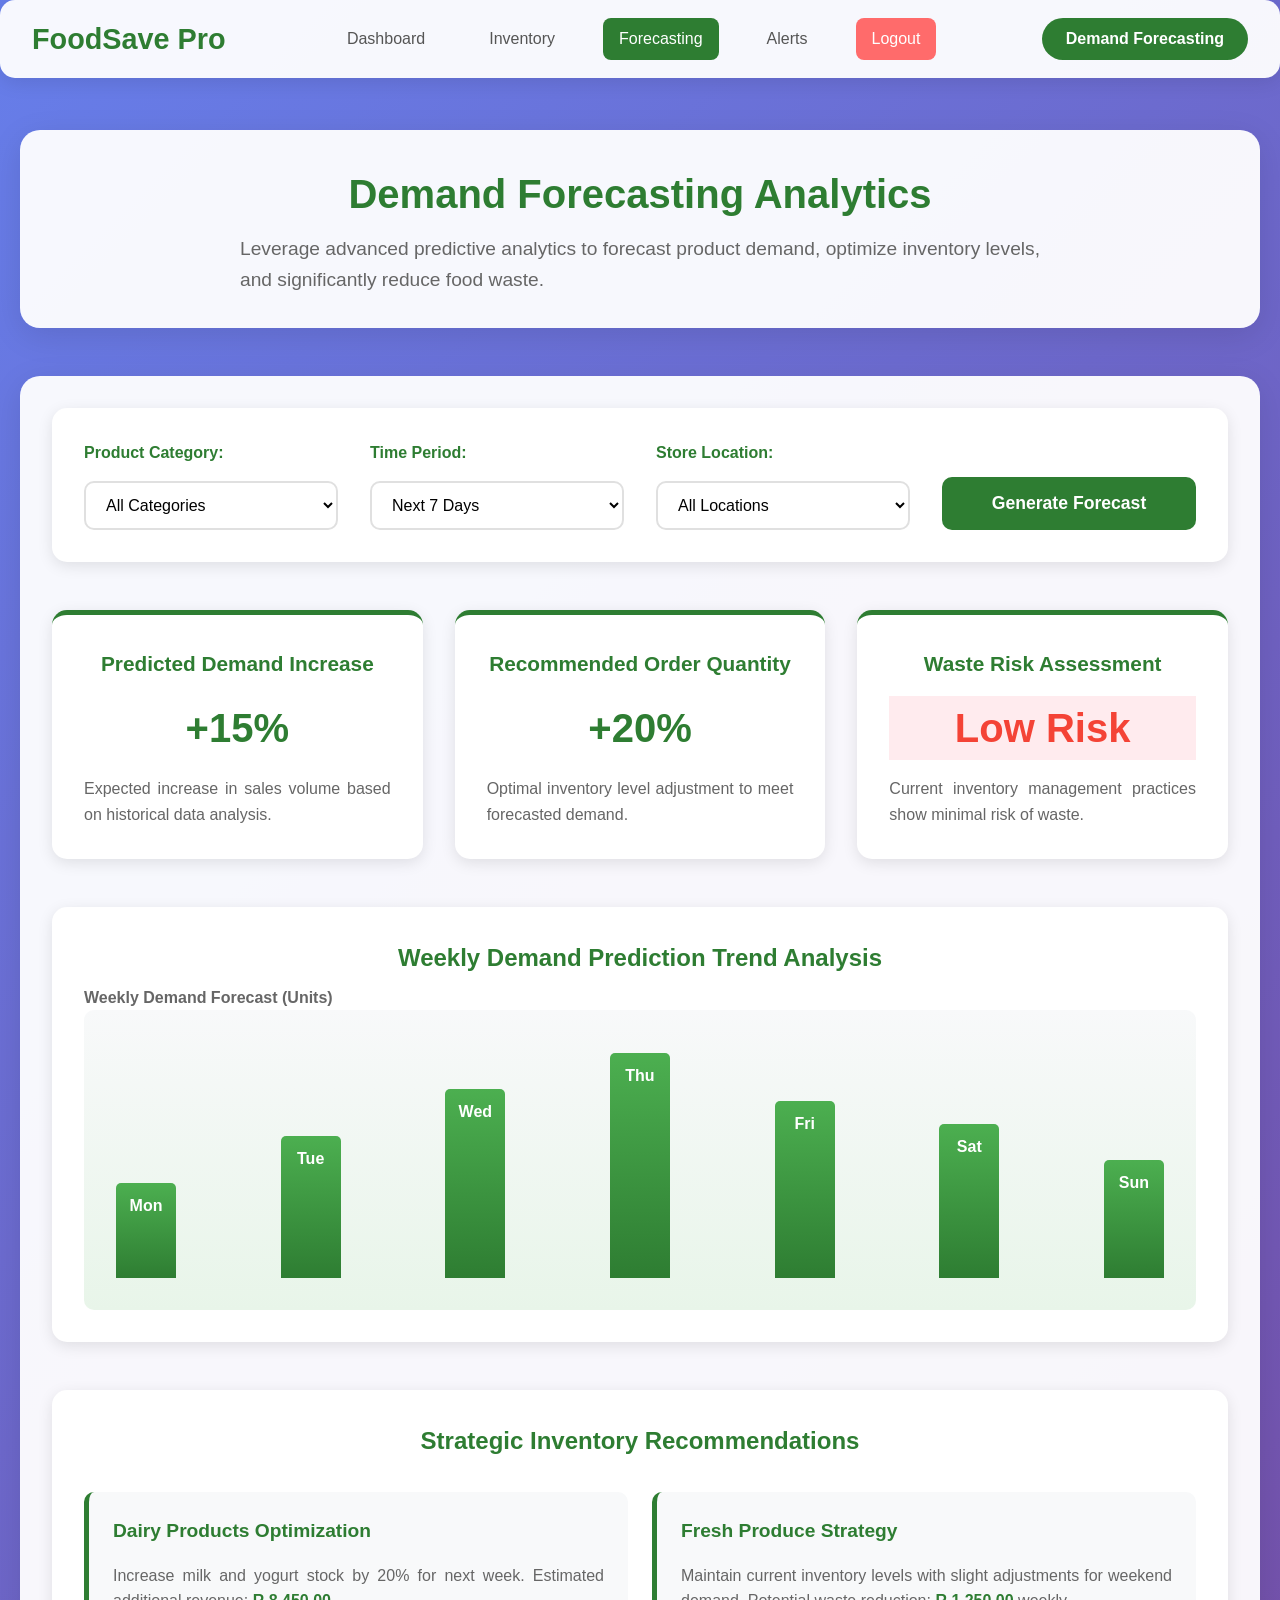
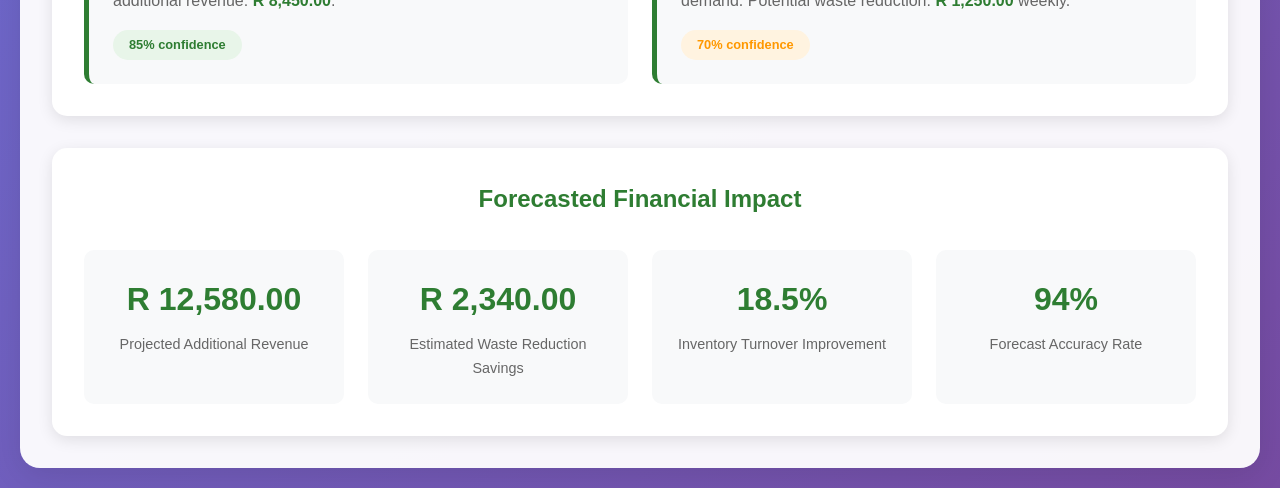
<file: forecasting.html>
<!DOCTYPE html>
<html lang="en">
<head>
    <meta charset="UTF-8">
    <meta name="viewport" content="width=device-width, initial-scale=1.0">
    <title>Demand Forecasting - FoodSave Pro</title>
    <style>
        * {
            margin: 0;
            padding: 0;
            box-sizing: border-box;
            font-family: 'Segoe UI', Tahoma, Geneva, Verdana, sans-serif;
        }

        body {
            background: linear-gradient(135deg, #667eea 0%, #764ba2 100%);
            min-height: 100vh;
            color: #333;
            line-height: 1.6;
        }

        .container {
            max-width: 1400px;
            margin: 0 auto;
            padding: 20px;
        }

        .navbar {
            background: rgba(255, 255, 255, 0.95);
            padding: 1rem 2rem;
            display: flex;
            justify-content: space-between;
            align-items: center;
            border-radius: 15px;
            margin-bottom: 2rem;
            box-shadow: 0 4px 20px rgba(0,0,0,0.1);
        }

        .nav-brand h2 {
            color: #2e7d32;
            font-size: 1.8rem;
            font-weight: 700;
        }

        .nav-links {
            display: flex;
            gap: 2rem;
            align-items: center;
        }

        .nav-links a {
            text-decoration: none;
            color: #555;
            font-weight: 500;
            padding: 0.5rem 1rem;
            border-radius: 8px;
            transition: all 0.3s ease;
        }

        .nav-links a:hover {
            background: #e8f5e9;
            color: #2e7d32;
        }

        .nav-links a.active {
            background: #2e7d32;
            color: white;
        }

        .logout {
            background: #ff6b6b;
            color: white !important;
        }

        .logout:hover {
            background: #ff5252 !important;
        }

        .user-info {
            background: #2e7d32;
            color: white;
            padding: 0.5rem 1.5rem;
            border-radius: 25px;
            font-weight: 600;
        }

        .dashboard-header {
            text-align: center;
            margin-bottom: 3rem;
            background: rgba(255, 255, 255, 0.95);
            padding: 2rem;
            border-radius: 20px;
            box-shadow: 0 8px 32px rgba(0,0,0,0.1);
        }

        .dashboard-header h1 {
            font-size: 2.5rem;
            color: #2e7d32;
            margin-bottom: 0.5rem;
        }

        .dashboard-header p {
            font-size: 1.2rem;
            color: #666;
            max-width: 800px;
            margin: 0 auto;
            text-align: justify;
        }

        .forecasting-content {
            background: rgba(255, 255, 255, 0.95);
            padding: 2rem;
            border-radius: 20px;
            box-shadow: 0 8px 32px rgba(0,0,0,0.1);
        }

        .forecast-controls {
            display: grid;
            grid-template-columns: repeat(auto-fit, minmax(250px, 1fr));
            gap: 2rem;
            margin-bottom: 3rem;
            padding: 2rem;
            background: white;
            border-radius: 15px;
            box-shadow: 0 4px 15px rgba(0,0,0,0.1);
        }

        .control-group {
            display: flex;
            flex-direction: column;
            gap: 0.5rem;
        }

        .control-group label {
            font-weight: 600;
            color: #2e7d32;
            margin-bottom: 0.5rem;
        }

        .control-group select {
            padding: 0.8rem 1rem;
            border: 2px solid #e0e0e0;
            border-radius: 10px;
            font-size: 1rem;
            transition: all 0.3s ease;
            background: white;
        }

        .control-group select:focus {
            outline: none;
            border-color: #2e7d32;
            box-shadow: 0 0 0 3px rgba(46,125,50,0.1);
        }

        .btn-primary {
            background: #2e7d32;
            color: white;
            border: none;
            padding: 1rem 2rem;
            border-radius: 10px;
            font-size: 1.1rem;
            font-weight: 600;
            cursor: pointer;
            transition: all 0.3s ease;
            align-self: end;
        }

        .btn-primary:hover {
            background: #1b5e20;
            transform: translateY(-2px);
            box-shadow: 0 8px 25px rgba(46,125,50,0.3);
        }

        .forecast-results {
            display: grid;
            grid-template-columns: repeat(auto-fit, minmax(300px, 1fr));
            gap: 2rem;
            margin-bottom: 3rem;
        }

        .result-card {
            background: white;
            padding: 2rem;
            border-radius: 15px;
            text-align: center;
            box-shadow: 0 4px 15px rgba(0,0,0,0.1);
            transition: transform 0.3s ease;
            border-top: 5px solid #2e7d32;
        }

        .result-card:hover {
            transform: translateY(-5px);
        }

        .result-card h3 {
            color: #2e7d32;
            margin-bottom: 1rem;
            font-size: 1.3rem;
        }

        .prediction-value {
            font-size: 2.5rem;
            font-weight: 700;
            margin-bottom: 1rem;
            color: #2e7d32;
        }

        .low { color: #4caf50; }
        .medium { color: #ff9800; }
        .high { color: #f44336; }

        .result-card p {
            color: #666;
            text-align: justify;
        }

        .forecast-chart-container {
            background: white;
            padding: 2rem;
            border-radius: 15px;
            box-shadow: 0 4px 15px rgba(0,0,0,0.1);
            margin-bottom: 3rem;
        }

        .forecast-chart-container h3 {
            color: #2e7d32;
            margin-bottom: 2rem;
            text-align: center;
            font-size: 1.5rem;
        }

        .chart-placeholder-large {
            display: flex;
            justify-content: space-between;
            align-items: end;
            height: 300px;
            padding: 2rem;
            background: linear-gradient(to bottom, #f8f9fa, #e8f5e9);
            border-radius: 10px;
            position: relative;
        }

        .chart-placeholder-large::before {
            content: "Weekly Demand Forecast (Units)";
            position: absolute;
            top: -25px;
            left: 0;
            font-weight: 600;
            color: #666;
        }

        .chart-bar {
            background: linear-gradient(to top, #2e7d32, #4caf50);
            width: 60px;
            border-radius: 5px 5px 0 0;
            position: relative;
            transition: height 0.3s ease;
            display: flex;
            align-items: start;
            justify-content: center;
            color: white;
            font-weight: 600;
            padding-top: 10px;
        }

        .recommendations {
            background: white;
            padding: 2rem;
            border-radius: 15px;
            box-shadow: 0 4px 15px rgba(0,0,0,0.1);
        }

        .recommendations h3 {
            color: #2e7d32;
            margin-bottom: 2rem;
            text-align: center;
            font-size: 1.5rem;
        }

        .recommendation-list {
            display: grid;
            grid-template-columns: repeat(auto-fit, minmax(350px, 1fr));
            gap: 1.5rem;
        }

        .recommendation-item {
            background: #f8f9fa;
            padding: 1.5rem;
            border-radius: 10px;
            border-left: 5px solid #2e7d32;
            transition: transform 0.3s ease;
        }

        .recommendation-item:hover {
            transform: translateX(5px);
            background: #e8f5e9;
        }

        .recommendation-item h4 {
            color: #2e7d32;
            margin-bottom: 1rem;
            font-size: 1.2rem;
        }

        .recommendation-item p {
            color: #666;
            margin-bottom: 1rem;
            text-align: justify;
        }

        .confidence {
            display: inline-block;
            padding: 0.3rem 1rem;
            border-radius: 15px;
            font-size: 0.8rem;
            font-weight: 600;
        }

        .high { background: #e8f5e9; color: #2e7d32; }
        .medium { background: #fff3e0; color: #ff9800; }
        .low { background: #ffebee; color: #f44336; }

        .currency {
            font-weight: 700;
            color: #2e7d32;
        }

        .currency::before {
            content: "R ";
        }

        .financial-impact {
            background: white;
            padding: 2rem;
            border-radius: 15px;
            box-shadow: 0 4px 15px rgba(0,0,0,0.1);
            margin-top: 2rem;
        }

        .financial-impact h3 {
            color: #2e7d32;
            margin-bottom: 2rem;
            text-align: center;
            font-size: 1.5rem;
        }

        .impact-grid {
            display: grid;
            grid-template-columns: repeat(auto-fit, minmax(250px, 1fr));
            gap: 1.5rem;
        }

        .impact-item {
            text-align: center;
            padding: 1.5rem;
            background: #f8f9fa;
            border-radius: 10px;
            transition: transform 0.3s ease;
        }

        .impact-item:hover {
            transform: translateY(-3px);
            background: #e8f5e9;
        }

        .impact-value {
            font-size: 2rem;
            font-weight: 700;
            color: #2e7d32;
            margin-bottom: 0.5rem;
        }

        .impact-label {
            color: #666;
            font-size: 0.9rem;
        }

        @media (max-width: 768px) {
            .forecast-controls, .forecast-results, .recommendation-list, .impact-grid {
                grid-template-columns: 1fr;
            }
            .chart-placeholder-large {
                flex-direction: column;
                height: auto;
                align-items: center;
            }
            .chart-bar {
                width: 80%;
                height: 40px !important;
                margin-bottom: 2rem;
                border-radius: 0 5px 5px 0;
                align-items: center;
                justify-content: start;
                padding-left: 1rem;
            }
        }
    </style>
</head>
<body>
    <nav class="navbar">
        <div class="nav-brand">
            <h2>FoodSave Pro</h2>
        </div>
        <div class="nav-links">
            <a href="index.html">Dashboard</a>
            <a href="inventory.html">Inventory</a>
            <a href="forecasting.html" class="active">Forecasting</a>
            <a href="alerts.html">Alerts</a>
            <a href="login.html" class="logout">Logout</a>
        </div>
        <div class="user-info">
            <span>Demand Forecasting</span>
        </div>
    </nav>

    <div class="container">
        <header class="dashboard-header">
            <h1>Demand Forecasting Analytics</h1>
            <p>Leverage advanced predictive analytics to forecast product demand, optimize inventory levels, and significantly reduce food waste.</p>
        </header>

        <div class="forecasting-content">
            <div class="forecast-controls">
                <div class="control-group">
                    <label>Product Category:</label>
                    <select id="categorySelect">
                        <option value="all">All Categories</option>
                        <option value="dairy">Dairy Products</option>
                        <option value="produce">Fresh Produce</option>
                        <option value="meat">Meat & Poultry</option>
                        <option value="bakery">Bakery Items</option>
                    </select>
                </div>
                <div class="control-group">
                    <label>Time Period:</label>
                    <select id="periodSelect">
                        <option value="7">Next 7 Days</option>
                        <option value="14">Next 14 Days</option>
                        <option value="30">Next 30 Days</option>
                    </select>
                </div>
                <div class="control-group">
                    <label>Store Location:</label>
                    <select id="storeSelect">
                        <option value="all">All Locations</option>
                        <option value="main">Main Store</option>
                        <option value="downtown">Downtown Branch</option>
                    </select>
                </div>
                <button class="btn-primary" onclick="generateForecast()">Generate Forecast</button>
            </div>

            <div class="forecast-results">
                <div class="result-card">
                    <h3>Predicted Demand Increase</h3>
                    <div class="prediction-value" id="demandIncrease">+15%</div>
                    <p>Expected increase in sales volume based on historical data analysis.</p>
                </div>
                <div class="result-card">
                    <h3>Recommended Order Quantity</h3>
                    <div class="prediction-value" id="orderQuantity">+20%</div>
                    <p>Optimal inventory level adjustment to meet forecasted demand.</p>
                </div>
                <div class="result-card">
                    <h3>Waste Risk Assessment</h3>
                    <div class="prediction-value low" id="wasteRisk">Low Risk</div>
                    <p>Current inventory management practices show minimal risk of waste.</p>
                </div>
            </div>

            <div class="forecast-chart-container">
                <h3>Weekly Demand Prediction Trend Analysis</h3>
                <div class="chart-placeholder-large" id="chartContainer">
                    <div class="chart-bar" style="height: 40%">Mon</div>
                    <div class="chart-bar" style="height: 60%">Tue</div>
                    <div class="chart-bar" style="height: 80%">Wed</div>
                    <div class="chart-bar" style="height: 95%">Thu</div>
                    <div class="chart-bar" style="height: 75%">Fri</div>
                    <div class="chart-bar" style="height: 65%">Sat</div>
                    <div class="chart-bar" style="height: 50%">Sun</div>
                </div>
            </div>

            <div class="recommendations">
                <h3>Strategic Inventory Recommendations</h3>
                <div class="recommendation-list" id="recommendationsList">
                    <div class="recommendation-item">
                        <h4>Dairy Products Optimization</h4>
                        <p>Increase milk and yogurt stock by 20% for next week. Estimated additional revenue: <span class="currency">8,450.00</span>.</p>
                        <span class="confidence high">85% confidence</span>
                    </div>
                    <div class="recommendation-item">
                        <h4>Fresh Produce Strategy</h4>
                        <p>Maintain current inventory levels with slight adjustments for weekend demand. Potential waste reduction: <span class="currency">1,250.00</span> weekly.</p>
                        <span class="confidence medium">70% confidence</span>
                    </div>
                </div>
            </div>

            <div class="financial-impact">
                <h3>Forecasted Financial Impact</h3>
                <div class="impact-grid">
                    <div class="impact-item">
                        <div class="impact-value"><span class="currency">12,580.00</span></div>
                        <div class="impact-label">Projected Additional Revenue</div>
                    </div>
                    <div class="impact-item">
                        <div class="impact-value"><span class="currency">2,340.00</span></div>
                        <div class="impact-label">Estimated Waste Reduction Savings</div>
                    </div>
                    <div class="impact-item">
                        <div class="impact-value">18.5%</div>
                        <div class="impact-label">Inventory Turnover Improvement</div>
                    </div>
                    <div class="impact-item">
                        <div class="impact-value">94%</div>
                        <div class="impact-label">Forecast Accuracy Rate</div>
                    </div>
                </div>
            </div>
        </div>
    </div>

    <script>
        function generateForecast() {
            const category = document.getElementById('categorySelect').value;
            const period = document.getElementById('periodSelect').value;
            const store = document.getElementById('storeSelect').value;
            
            const btn = document.querySelector('.btn-primary');
            btn.textContent = 'Generating...';
            btn.disabled = true;
            
            setTimeout(() => {
                updateForecast(category);
                btn.textContent = 'Generate Forecast';
                btn.disabled = false;
                alert(`Forecast generated for ${category} (${period} days, ${store})`);
            }, 1500);
        }

        function updateForecast(category) {
            const forecasts = {
                all: { demand: '+15%', order: '+20%', risk: 'Low' },
                dairy: { demand: '+18%', order: '+25%', risk: 'Medium' },
                produce: { demand: '+12%', order: '+15%', risk: 'Low' },
                meat: { demand: '+22%', order: '+28%', risk: 'High' },
                bakery: { demand: '+8%', order: '+10%', risk: 'Low' }
            };

            const data = forecasts[category] || forecasts.all;
            
            document.getElementById('demandIncrease').textContent = data.demand;
            document.getElementById('orderQuantity').textContent = data.order;
            document.getElementById('wasteRisk').textContent = data.risk + ' Risk';
            
            const riskClass = data.risk.toLowerCase();
            document.getElementById('wasteRisk').className = `prediction-value ${riskClass}`;
        }

        document.addEventListener('DOMContentLoaded', function() {
            updateForecast('all');
        });
    </script>
</body>
</html>
</file>
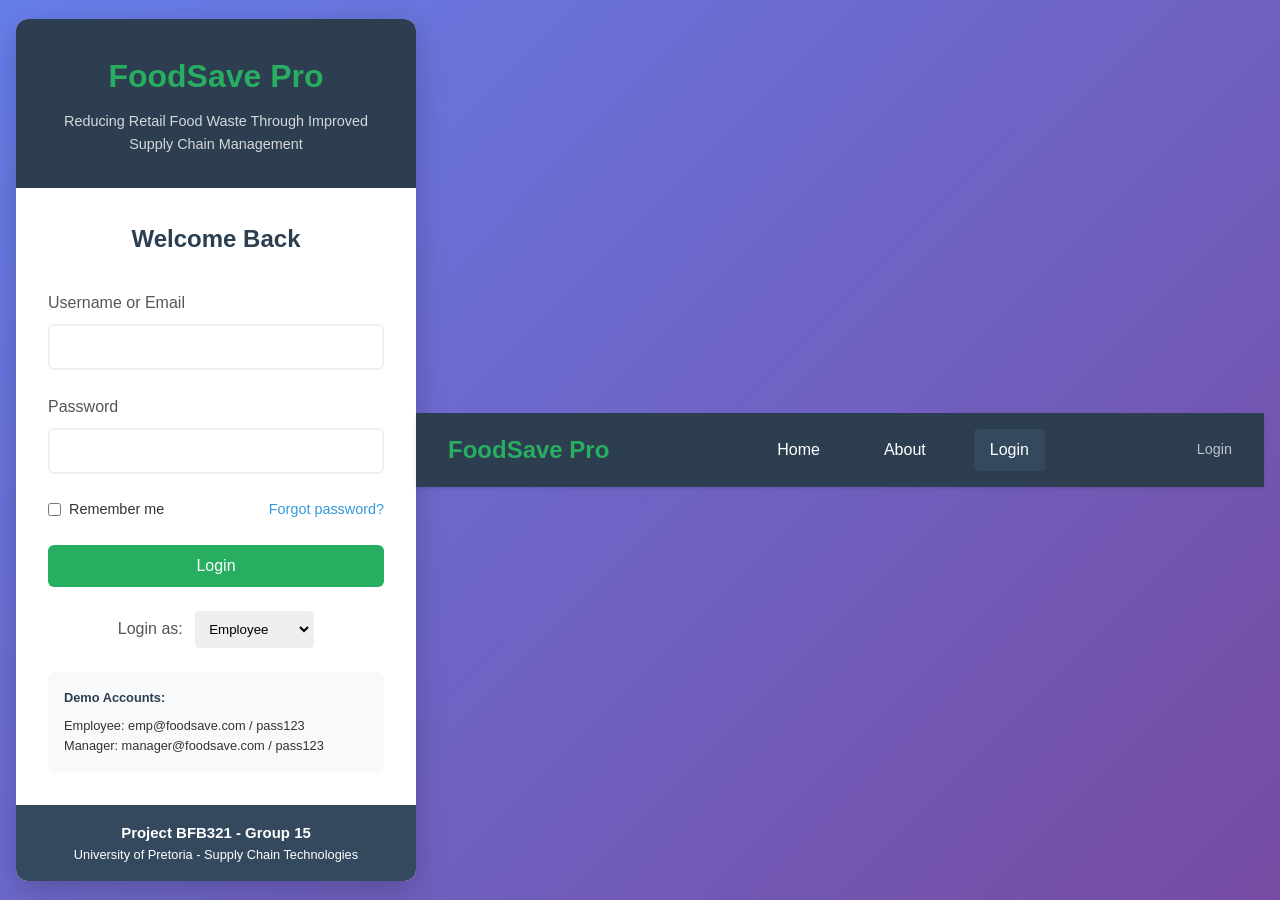
<file: login.html>
<!DOCTYPE html>
<html lang="en">
 <script src="js/api.js"></script>   
<head>
    <meta charset="UTF-8">
    <meta name="viewport" content="width=device-width, initial-scale=1.0">
    <title>Login - FoodSave Pro</title>
    <link rel="stylesheet" href="style/main.css">
    <link rel="stylesheet" href="style/auth.css">
</head>
<body class="login-body">
    <div class="login-container">
        <div class="login-header">
            <h1>FoodSave Pro</h1>
            <p>Reducing Retail Food Waste Through Improved Supply Chain Management</p>
        </div>

        <form class="login-form">
            <h2>Welcome Back</h2>
            
            <div class="form-group">
                <label for="username">Username or Email</label>
                <input type="text" id="username" name="username" required>
            </div>

            <div class="form-group">
                <label for="password">Password</label>
                <input type="password" id="password" name="password" required>
            </div>

            <div class="form-options">
                <label class="remember-me">
                    <input type="checkbox" name="remember">
                    Remember me
                </label>
                <a href="#" class="forgot-password">Forgot password?</a>
            </div>

            <button type="submit" class="login-btn">Login</button>

            <div class="role-selection">
                <label>Login as:</label>
                <select id="userRole">
                    <option value="employee">Employee</option>
                    <option value="manager">Manager</option>
                    <option value="admin">Administrator</option>
                </select>
            </div>

            <div class="demo-accounts">
                <h4>Demo Accounts:</h4>
                <p>Employee: emp@foodsave.com / pass123</p>
                <p>Manager: manager@foodsave.com / pass123</p>
            </div>
        </form>

        <div class="project-info">
            <h3>Project BFB321 - Group 15</h3>
            <p>University of Pretoria - Supply Chain Technologies</p>
        </div>
    </div>

    <script src="js/auth.js"></script>
</body>
<nav class="navbar">
    <div class="nav-brand">
        <h2>FoodSave Pro</h2>
    </div>
    <div class="nav-links">
        <a href="index.html">Home</a>
        <a href="about.html">About</a>
        <a href="login.html" class="active logout">Login</a>
    </div>
    <div class="user-info">
        <span>Login</span>
    </div>
</nav>
</html>
</file>
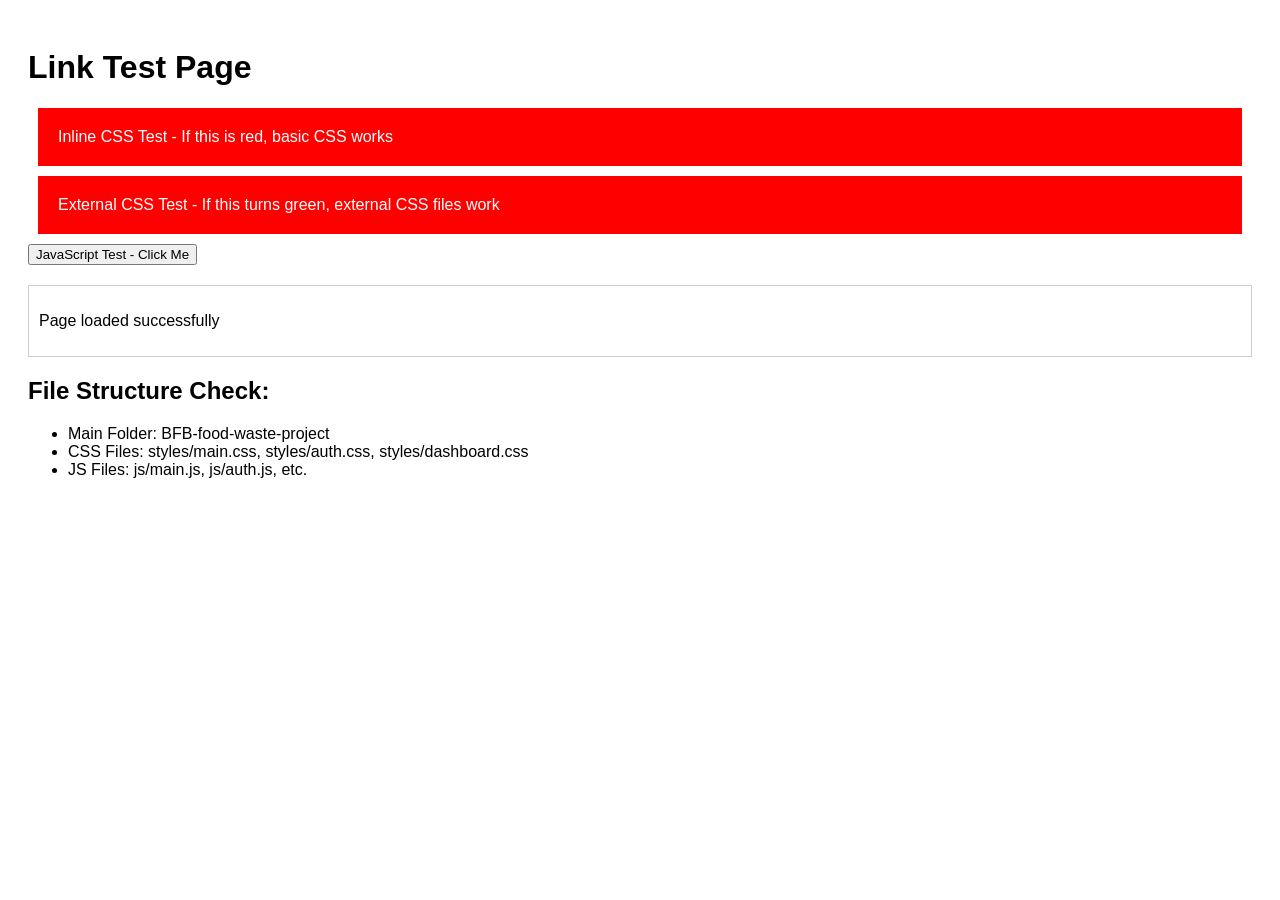
<file: test.html>
<!DOCTYPE html>
<html lang="en">
<head>
    <meta charset="UTF-8">
    <meta name="viewport" content="width=device-width, initial-scale=1.0">
    <title>Link Test</title>
    <style>
        body { font-family: Arial, sans-serif; padding: 20px; }
        .test { background: red; color: white; padding: 20px; margin: 10px; }
        .working { background: green; }
    </style>
</head>
<body>
    <h1>Link Test Page</h1>
    
    <div class="test" id="inline-css">
        Inline CSS Test - If this is red, basic CSS works
    </div>
    
    <div class="test" id="external-css">
        External CSS Test - If this turns green, external CSS files work
    </div>
    
    <button onclick="testJS()">JavaScript Test - Click Me</button>
    
    <div id="js-result" style="margin-top: 20px; padding: 10px; border: 1px solid #ccc;"></div>

    <h2>File Structure Check:</h2>
    <ul>
        <li>Main Folder: BFB-food-waste-project</li>
        <li>CSS Files: styles/main.css, styles/auth.css, styles/dashboard.css</li>
        <li>JS Files: js/main.js, js/auth.js, etc.</li>
    </ul>

    <script>
        function testJS() {
            document.getElementById('js-result').innerHTML = 
                '<strong style="color: green;">✓ JavaScript is working!</strong>';
        }
        
        // Test if page loaded
        document.getElementById('js-result').innerHTML += 
            '<p>Page loaded successfully</p>';
    </script>
</body>
</html>
</file>
<file: style/main.css>
* {
    margin: 0;
    padding: 0;
    box-sizing: border-box;
}

html, body {
    width: 100%;
    height: 100%;
    overflow-x: hidden; /* Prevent horizontal scrolling */
}

body {
    font-family: 'Segoe UI', Tahoma, Geneva, Verdana, sans-serif;
    line-height: 1.6;
    background-color: #f8f9fa;
    color: #333;
    min-height: 100vh;
}

/* Full Width Navigation */
.navbar {
    background-color: #2c3e50;
    color: white;
    padding: 1rem 2rem;
    display: flex;
    justify-content: space-between;
    align-items: center;
    box-shadow: 0 2px 4px rgba(0,0,0,0.1);
    width: 100%;
    position: sticky;
    top: 0;
    z-index: 1000;
}

.nav-brand h2 {
    color: #27ae60;
    margin: 0;
}

.nav-links {
    display: flex;
    gap: 2rem;
    align-items: center;
}

.nav-links a {
    color: white;
    text-decoration: none;
    padding: 0.5rem 1rem;
    border-radius: 4px;
    transition: background-color 0.3s;
    white-space: nowrap;
}

.nav-links a:hover,
.nav-links a.active {
    background-color: #34495e;
}

.logout {
    background-color: #e74c3c;
}

.logout:hover {
    background-color: #c0392b;
}

.user-info {
    font-size: 0.9rem;
    color: #bdc3c7;
}

/* Full Width Main Container */
.container {
    width: 100%;
    max-width: 100%;
    margin: 0;
    padding: 2rem;
    min-height: calc(100vh - 80px); /* Adjust based on navbar height */
}

.dashboard-header {
    margin-bottom: 2rem;
    width: 100%;
}

.dashboard-header h1 {
    color: #2c3e50;
    margin-bottom: 1rem;
    font-size: 2.5rem;
}

.header-stats {
    display: flex;
    gap: 1rem;
    margin-bottom: 2rem;
    flex-wrap: wrap;
    width: 100%;
}

.stat-card {
    background: white;
    padding: 1.5rem;
    border-radius: 8px;
    box-shadow: 0 2px 4px rgba(0,0,0,0.1);
    text-align: center;
    flex: 1;
    min-width: 200px;
}

.stat-number {
    font-size: 2rem;
    font-weight: bold;
    color: #27ae60;
}

.stat-number.warning {
    color: #f39c12;
}

.stat-number.danger {
    color: #e74c3c;
}

/* Full Width Category Grid */
.category-grid {
    display: grid;
    grid-template-columns: repeat(auto-fit, minmax(280px, 1fr));
    gap: 1.5rem;
    margin-bottom: 2rem;
    width: 100%;
}

.category-card {
    background: white;
    padding: 1.5rem;
    border-radius: 8px;
    box-shadow: 0 2px 4px rgba(0,0,0,0.1);
    border-left: 4px solid #27ae60;
    transition: transform 0.3s ease;
}

.category-card:hover {
    transform: translateY(-2px);
}

.category-card[data-category="produce"] {
    border-left-color: #27ae60;
}

.category-card[data-category="dairy"] {
    border-left-color: #3498db;
}

.category-card[data-category="meat"] {
    border-left-color: #e74c3c;
}

.category-card[data-category="bakery"] {
    border-left-color: #f39c12;
}

.category-card[data-category="deli"] {
    border-left-color: #9b59b6;
}

.stock-level {
    margin-top: 1rem;
}

.level {
    padding: 0.25rem 0.75rem;
    border-radius: 20px;
    font-size: 0.8rem;
    font-weight: bold;
    display: inline-block;
}

.level.high {
    background-color: #d5f4e6;
    color: #27ae60;
}

.level.medium {
    background-color: #fef9e7;
    color: #f39c12;
}

.level.low {
    background-color: #fdedec;
    color: #e74c3c;
}

.expiry-count {
    display: block;
    margin-top: 0.5rem;
    font-size: 0.9rem;
}

.expiry-count.warning {
    color: #f39c12;
}

.expiry-count.danger {
    color: #e74c3c;
}

/* Full Width Dashboard Grid */
.dashboard-grid {
    display: grid;
    grid-template-columns: 1fr 1fr;
    gap: 2rem;
    margin-bottom: 2rem;
    width: 100%;
}

.alerts-panel,
.forecasting-panel {
    background: white;
    padding: 1.5rem;
    border-radius: 8px;
    box-shadow: 0 2px 4px rgba(0,0,0,0.1);
    width: 100%;
}

.alerts-list {
    margin: 1rem 0;
}

.alert-item {
    display: flex;
    align-items: center;
    padding: 1rem;
    margin-bottom: 0.5rem;
    border-radius: 6px;
    border-left: 4px solid #f39c12;
    width: 100%;
}

.alert-item.urgent {
    border-left-color: #e74c3c;
    background-color: #fdedec;
}

.alert-item.warning {
    border-left-color: #f39c12;
    background-color: #fef9e7;
}

.alert-icon {
    margin-right: 1rem;
    font-size: 1.2rem;
}

.alert-content {
    flex: 1;
}

.alert-content h4 {
    margin-bottom: 0.25rem;
}

.alert-category {
    font-size: 0.8rem;
    color: #7f8c8d;
    background: #ecf0f1;
    padding: 0.2rem 0.5rem;
    border-radius: 12px;
    display: inline-block;
}

/* Forecasting */
.forecast-summary {
    margin: 1rem 0;
}

.forecast-item {
    margin-bottom: 1rem;
}

.chart-placeholder {
    display: flex;
    align-items: end;
    gap: 0.5rem;
    height: 100px;
    margin-top: 1rem;
    width: 100%;
}

.chart-bar {
    flex: 1;
    background: #3498db;
    border-radius: 4px 4px 0 0;
    min-height: 20px;
    transition: height 0.3s ease;
}

.view-all {
    display: inline-block;
    color: #3498db;
    text-decoration: none;
    font-weight: 500;
}

.view-all:hover {
    text-decoration: underline;
}

/* Role Section */
.role-section {
    background: white;
    padding: 2rem;
    border-radius: 8px;
    box-shadow: 0 2px 4px rgba(0,0,0,0.1);
    width: 100%;
}

.role-cards {
    display: grid;
    grid-template-columns: 1fr 1fr;
    gap: 2rem;
    margin-top: 1rem;
}

.role-card {
    padding: 1.5rem;
    border: 2px solid #ecf0f1;
    border-radius: 8px;
    text-align: center;
    transition: transform 0.3s ease;
}

.role-card:hover {
    transform: translateY(-2px);
}

.role-card h3 {
    margin-bottom: 1rem;
    color: #2c3e50;
}

.btn-primary, .btn-secondary {
    display: inline-block;
    padding: 0.75rem 1.5rem;
    margin-top: 1rem;
    text-decoration: none;
    border-radius: 4px;
    font-weight: 500;
    transition: all 0.3s;
    border: none;
    cursor: pointer;
    font-size: 1rem;
}

.btn-primary {
    background-color: #3498db;
    color: white;
}

.btn-primary:hover {
    background-color: #2980b9;
    transform: translateY(-1px);
}

.btn-secondary {
    background-color: #95a5a6;
    color: white;
}

.btn-secondary:hover {
    background-color: #7f8c8d;
    transform: translateY(-1px);
}

/* Footer */
footer {
    background-color: #2c3e50;
    color: white;
    text-align: center;
    padding: 1rem;
    width: 100%;
    margin-top: auto;
}

/* Responsive Design - FIXED */
@media (max-width: 1200px) {
    .container {
        padding: 1.5rem;
    }
    
    .dashboard-grid {
        grid-template-columns: 1fr;
        gap: 1.5rem;
    }
}

@media (max-width: 768px) {
    .navbar {
        flex-direction: column;
        gap: 1rem;
        padding: 1rem;
    }

    .nav-links {
        flex-wrap: wrap;
        justify-content: center;
        gap: 0.5rem;
    }

    .nav-links a {
        padding: 0.5rem;
        font-size: 0.9rem;
    }

    .container {
        padding: 1rem;
    }

    .dashboard-header h1 {
        font-size: 2rem;
    }

    .header-stats {
        flex-direction: column;
    }

    .stat-card {
        min-width: auto;
    }

    .category-grid {
        grid-template-columns: 1fr;
        gap: 1rem;
    }

    .role-cards {
        grid-template-columns: 1fr;
        gap: 1rem;
    }

    .dashboard-grid {
        grid-template-columns: 1fr;
        gap: 1rem;
    }
}

@media (max-width: 480px) {
    .navbar {
        padding: 0.5rem;
    }

    .nav-brand h2 {
        font-size: 1.2rem;
    }

    .container {
        padding: 0.5rem;
    }

    .dashboard-header h1 {
        font-size: 1.5rem;
    }

    .stat-card {
        padding: 1rem;
    }

    .category-card {
        padding: 1rem;
    }

    .alerts-panel,
    .forecasting-panel {
        padding: 1rem;
    }
}

/* Ensure all sections take full width */
section {
    width: 100%;
}

/* Fix for tables and other elements */
.inventory-table {
    width: 100%;
    overflow-x: auto;
}

table {
    width: 100%;
    min-width: 600px; /* Ensure table doesn't get too small */
}

/* Make sure all content containers are full width */
.content-section, .inventory-section, .forecasting-content {
    width: 100%;
}
</file>
<file: style/auth.css>
.login-body {
    background: linear-gradient(135deg, #667eea 0%, #764ba2 100%);
    min-height: 100vh;
    display: flex;
    align-items: center;
    justify-content: center;
    padding: 1rem;
}

.login-container {
    background: white;
    border-radius: 12px;
    box-shadow: 0 10px 30px rgba(0,0,0,0.2);
    overflow: hidden;
    max-width: 400px;
    width: 100%;
}

.login-header {
    background: #2c3e50;
    color: white;
    padding: 2rem;
    text-align: center;
}

.login-header h1 {
    color: #27ae60;
    margin-bottom: 0.5rem;
}

.login-header p {
    font-size: 0.9rem;
    opacity: 0.8;
}

.login-form {
    padding: 2rem;
}

.login-form h2 {
    text-align: center;
    margin-bottom: 2rem;
    color: #2c3e50;
}

.form-group {
    margin-bottom: 1.5rem;
}

.form-group label {
    display: block;
    margin-bottom: 0.5rem;
    color: #555;
    font-weight: 500;
}

.form-group input {
    width: 100%;
    padding: 0.75rem;
    border: 2px solid #ecf0f1;
    border-radius: 6px;
    font-size: 1rem;
    transition: border-color 0.3s;
}

.form-group input:focus {
    outline: none;
    border-color: #3498db;
}

.form-options {
    display: flex;
    justify-content: space-between;
    align-items: center;
    margin-bottom: 1.5rem;
    font-size: 0.9rem;
}

.remember-me {
    display: flex;
    align-items: center;
    gap: 0.5rem;
}

.forgot-password {
    color: #3498db;
    text-decoration: none;
}

.forgot-password:hover {
    text-decoration: underline;
}

.login-btn {
    width: 100%;
    padding: 0.75rem;
    background: #27ae60;
    color: white;
    border: none;
    border-radius: 6px;
    font-size: 1rem;
    font-weight: 500;
    cursor: pointer;
    transition: background-color 0.3s;
}

.login-btn:hover {
    background: #219a52;
}

.role-selection {
    margin: 1.5rem 0;
    text-align: center;
}

.role-selection label {
    margin-right: 0.5rem;
    color: #555;
}

.role-selection select {
    padding: 0.5rem;
    border: 2px solid #ecf0f1;
    border-radius: 4px;
}

.demo-accounts {
    background: #f8f9fa;
    padding: 1rem;
    border-radius: 6px;
    margin-top: 1.5rem;
    font-size: 0.8rem;
}

.demo-accounts h4 {
    margin-bottom: 0.5rem;
    color: #2c3e50;
}

.project-info {
    background: #34495e;
    color: white;
    padding: 1rem;
    text-align: center;
    font-size: 0.8rem;
}
</file>
